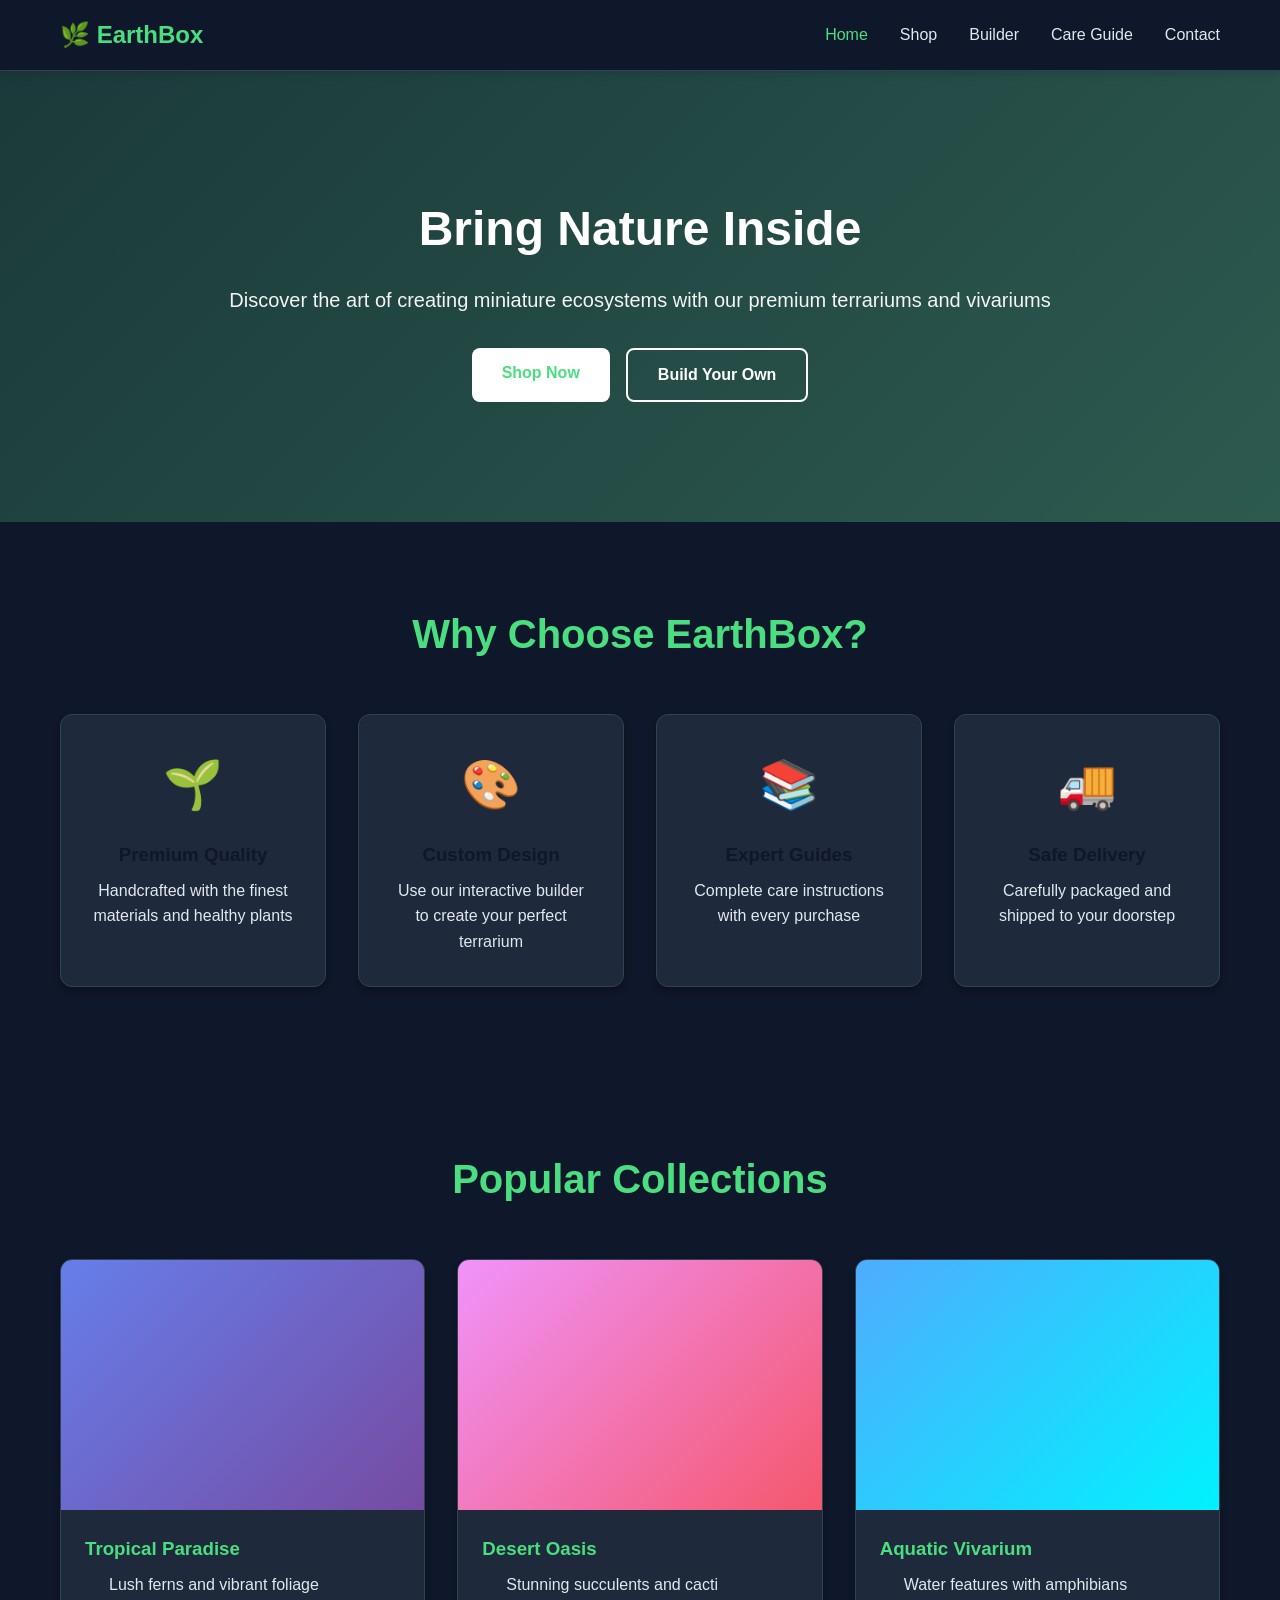
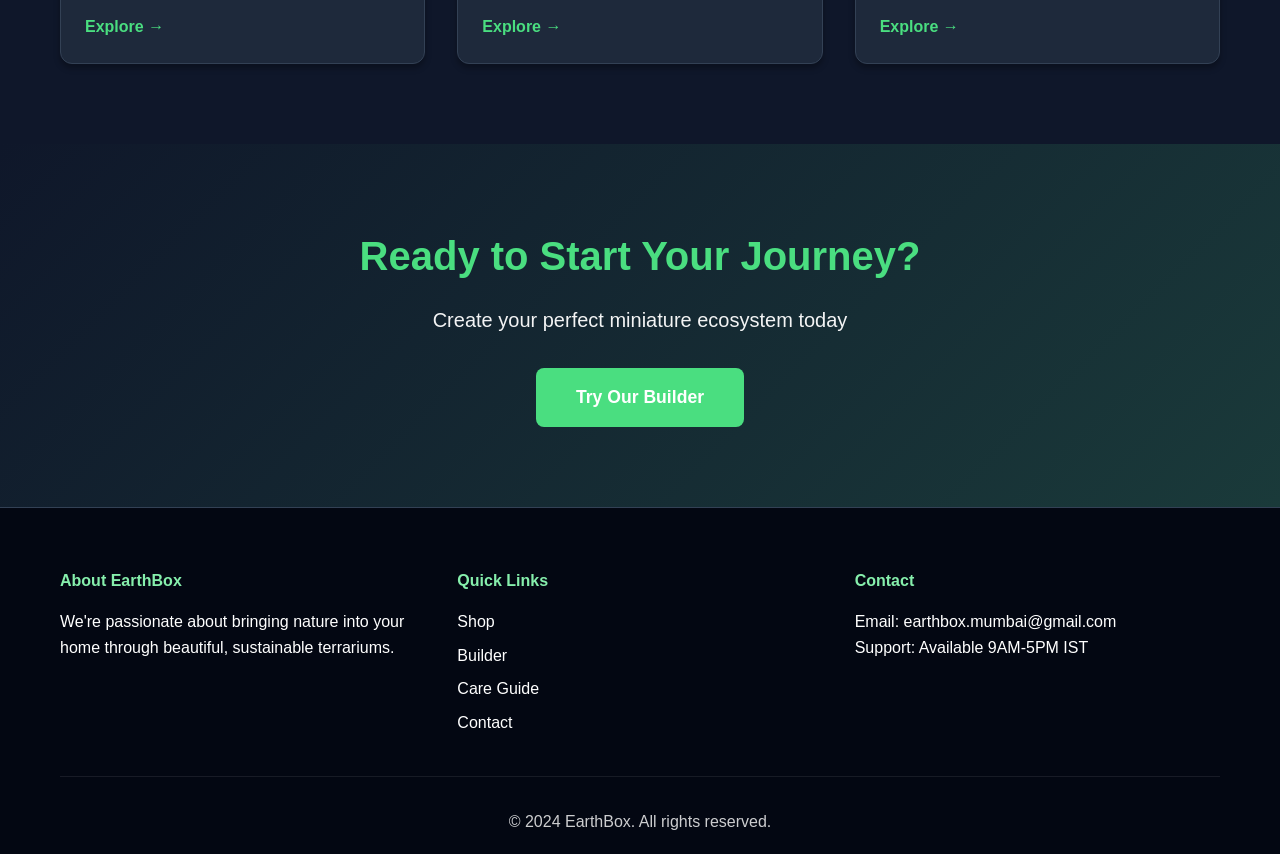
<file: index.html>
<!DOCTYPE html>
<html lang="en">
<head>
    <meta charset="UTF-8">
    <meta name="viewport" content="width=device-width, initial-scale=1.0">
    <title>EarthBox - Premium Terrariums & Vivariums</title>
    <link rel="stylesheet" href="css/styles.css">
</head>
<body>
    <nav class="navbar">
        <div class="nav-container">
            <div class="logo">🌿 EarthBox</div>
            <ul class="nav-menu">
                <li><a href="index.html" class="nav-link active">Home</a></li>
                <li><a href="shop.html" class="nav-link">Shop</a></li>
                <li><a href="builder.html" class="nav-link">Builder</a></li>
                <li><a href="care-guide.html" class="nav-link">Care Guide</a></li>
                <li><a href="contact.html" class="nav-link">Contact</a></li>
            </ul>
            <div class="hamburger">
                <span class="bar"></span>
                <span class="bar"></span>
                <span class="bar"></span>
            </div>
        </div>
    </nav>

    <header class="hero">
        <div class="hero-content">
            <h1>Bring Nature Inside</h1>
            <p>Discover the art of creating miniature ecosystems with our premium terrariums and vivariums</p>
            <div class="hero-buttons">
                <a href="shop.html" class="btn btn-primary">Shop Now</a>
                <a href="builder.html" class="btn btn-secondary">Build Your Own</a>
            </div>
        </div>
    </header>

    <section class="features">
        <div class="container">
            <h2>Why Choose EarthBox?</h2>
            <div class="features-grid">
                <div class="feature-card">
                    <div class="feature-icon">🌱</div>
                    <h3>Premium Quality</h3>
                    <p>Handcrafted with the finest materials and healthy plants</p>
                </div>
                <div class="feature-card">
                    <div class="feature-icon">🎨</div>
                    <h3>Custom Design</h3>
                    <p>Use our interactive builder to create your perfect terrarium</p>
                </div>
                <div class="feature-card">
                    <div class="feature-icon">📚</div>
                    <h3>Expert Guides</h3>
                    <p>Complete care instructions with every purchase</p>
                </div>
                <div class="feature-card">
                    <div class="feature-icon">🚚</div>
                    <h3>Safe Delivery</h3>
                    <p>Carefully packaged and shipped to your doorstep</p>
                </div>
            </div>
        </div>
    </section>

    <section class="showcase">
        <div class="container">
            <h2>Popular Collections</h2>
            <div class="showcase-grid">
                <div class="showcase-item">
                    <div class="showcase-image" style="background: linear-gradient(135deg, #667eea 0%, #764ba2 100%);"></div>
                    <h3>Tropical Paradise</h3>
                    <p>Lush ferns and vibrant foliage</p>
                    <a href="shop.html#tropical" class="btn btn-text">Explore →</a>
                </div>
                <div class="showcase-item">
                    <div class="showcase-image" style="background: linear-gradient(135deg, #f093fb 0%, #f5576c 100%);"></div>
                    <h3>Desert Oasis</h3>
                    <p>Stunning succulents and cacti</p>
                    <a href="shop.html#desert" class="btn btn-text">Explore →</a>
                </div>
                <div class="showcase-item">
                    <div class="showcase-image" style="background: linear-gradient(135deg, #4facfe 0%, #00f2fe 100%);"></div>
                    <h3>Aquatic Vivarium</h3>
                    <p>Water features with amphibians</p>
                    <a href="shop.html#aquatic" class="btn btn-text">Explore →</a>
                </div>
            </div>
        </div>
    </section>

    <section class="cta">
        <div class="container">
            <h2>Ready to Start Your Journey?</h2>
            <p>Create your perfect miniature ecosystem today</p>
            <a href="builder.html" class="btn btn-primary-large">Try Our Builder</a>
        </div>
    </section>

    <footer>
        <div class="container">
            <div class="footer-content">
                <div class="footer-section">
                    <h4>About EarthBox</h4>
                    <p>We're passionate about bringing nature into your home through beautiful, sustainable terrariums.</p>
                </div>
                <div class="footer-section">
                    <h4>Quick Links</h4>
                    <ul>
                        <li><a href="shop.html">Shop</a></li>
                        <li><a href="builder.html">Builder</a></li>
                        <li><a href="care-guide.html">Care Guide</a></li>
                        <li><a href="contact.html">Contact</a></li>
                    </ul>
                </div>
                <div class="footer-section">
                    <h4>Contact</h4>
                    <p>Email: earthbox.mumbai@gmail.com</p>
                    <p>Support: Available 9AM-5PM IST</p>
                </div>
            </div>
            <div class="footer-bottom">
                <p>&copy; 2024 EarthBox. All rights reserved.</p>
            </div>
        </div>
    </footer>

    <script src="js/script.js"></script>
</body>
</html>
</file>
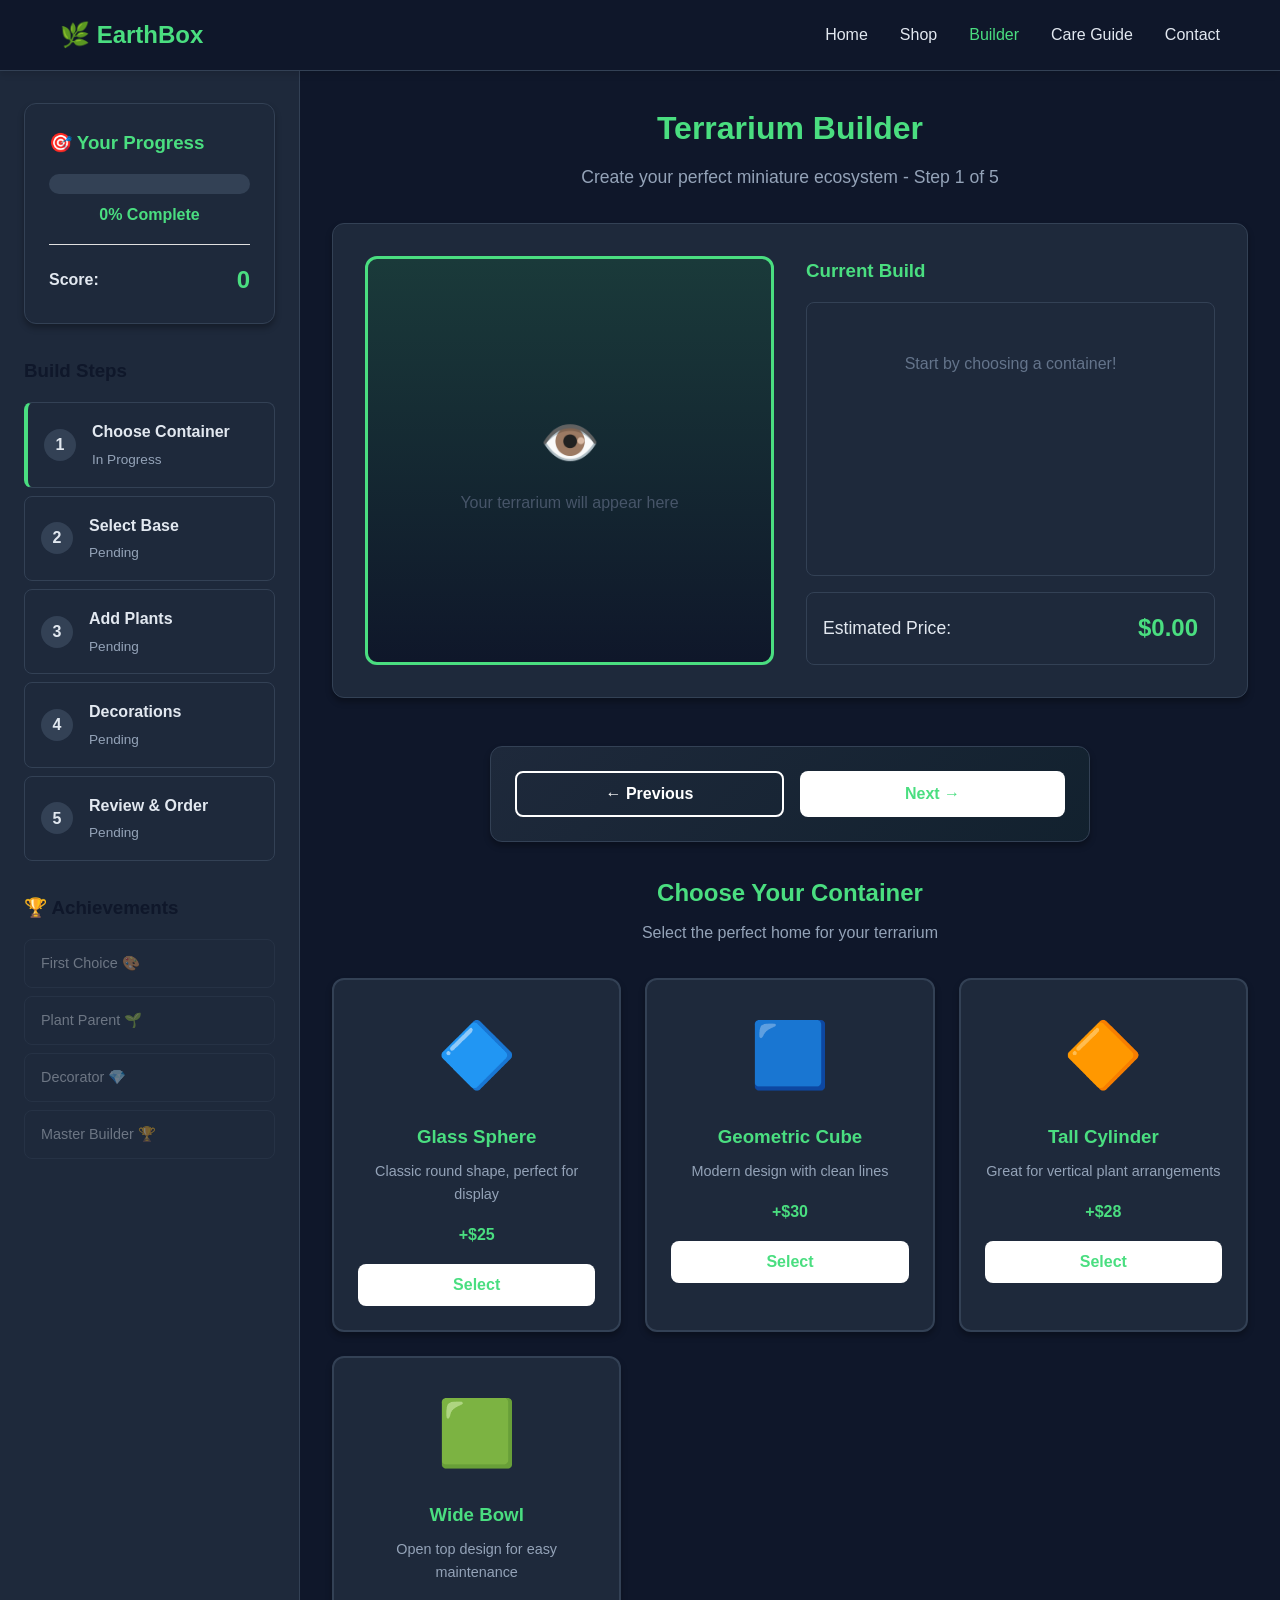
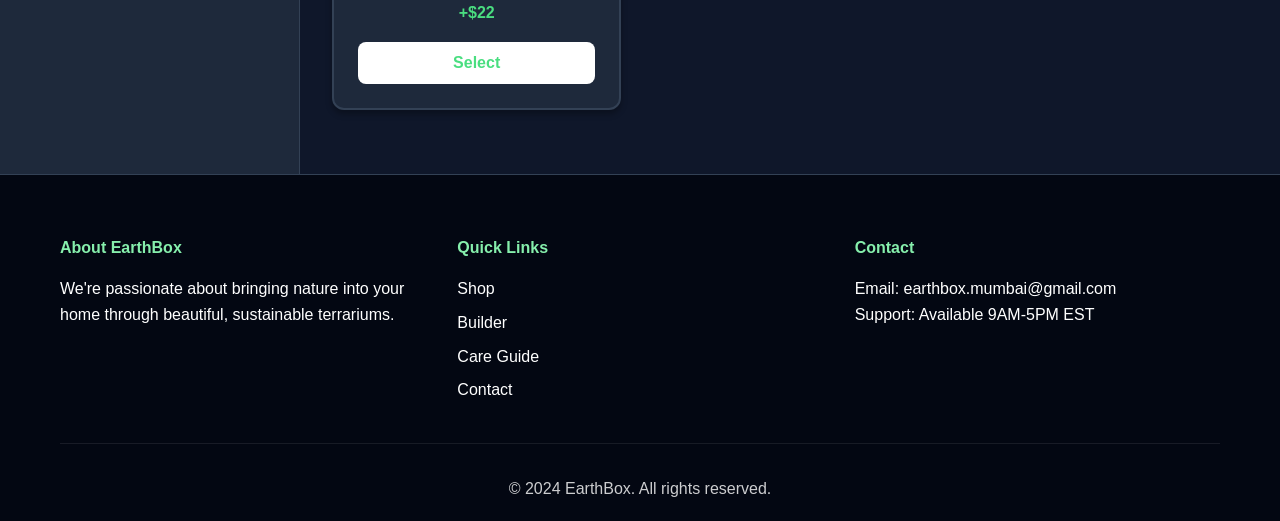
<file: builder.html>
<!DOCTYPE html>
<html lang="en">
<head>
    <meta charset="UTF-8">
    <meta name="viewport" content="width=device-width, initial-scale=1.0">
    <title>Terrarium Builder - EarthBox</title>
    <link rel="stylesheet" href="css/styles.css">
    <link rel="stylesheet" href="css/builder.css">
</head>
<body>
    <nav class="navbar">
        <div class="nav-container">
            <div class="logo">🌿 EarthBox</div>
            <ul class="nav-menu">
                <li><a href="index.html" class="nav-link">Home</a></li>
                <li><a href="shop.html" class="nav-link">Shop</a></li>
                <li><a href="builder.html" class="nav-link active">Builder</a></li>
                <li><a href="care-guide.html" class="nav-link">Care Guide</a></li>
                <li><a href="contact.html" class="nav-link">Contact</a></li>
            </ul>
            <div class="hamburger">
                <span class="bar"></span>
                <span class="bar"></span>
                <span class="bar"></span>
            </div>
        </div>
    </nav>

    <div class="builder-container">
        <div class="builder-sidebar">
            <div class="progress-section">
                <h3>🎯 Your Progress</h3>
                <div class="progress-bar">
                    <div class="progress-fill" id="progress-fill"></div>
                </div>
                <p class="progress-text"><span id="progress-percent">0</span>% Complete</p>
                <div class="score-display">
                    <span class="score-label">Score:</span>
                    <span class="score-value" id="score">0</span>
                </div>
            </div>

            <div class="steps-section">
                <h3>Build Steps</h3>
                <div class="step" data-step="1">
                    <div class="step-number">1</div>
                    <div class="step-info">
                        <div class="step-title">Choose Container</div>
                        <div class="step-status">Pending</div>
                    </div>
                </div>
                <div class="step" data-step="2">
                    <div class="step-number">2</div>
                    <div class="step-info">
                        <div class="step-title">Select Base</div>
                        <div class="step-status">Pending</div>
                    </div>
                </div>
                <div class="step" data-step="3">
                    <div class="step-number">3</div>
                    <div class="step-info">
                        <div class="step-title">Add Plants</div>
                        <div class="step-status">Pending</div>
                    </div>
                </div>
                <div class="step" data-step="4">
                    <div class="step-number">4</div>
                    <div class="step-info">
                        <div class="step-title">Decorations</div>
                        <div class="step-status">Pending</div>
                    </div>
                </div>
                <div class="step" data-step="5">
                    <div class="step-number">5</div>
                    <div class="step-info">
                        <div class="step-title">Review & Order</div>
                        <div class="step-status">Pending</div>
                    </div>
                </div>
            </div>

            <div class="achievements">
                <h3>🏆 Achievements</h3>
                <div id="achievements-list">
                    <div class="achievement locked">First Choice 🎨</div>
                    <div class="achievement locked">Plant Parent 🌱</div>
                    <div class="achievement locked">Decorator 💎</div>
                    <div class="achievement locked">Master Builder 🏆</div>
                </div>
            </div>
        </div>

        <div class="builder-main">
            <div class="builder-header">
                <h1>Terrarium Builder</h1>
                <p>Create your perfect miniature ecosystem - Step <span id="current-step">1</span> of 5</p>
            </div>

            <div class="preview-section">
                <div class="terrarium-preview" id="terrarium-preview">
                    <div class="preview-row" id="container-row"></div>
                    <div class="preview-row" id="base-row"></div>
                    <div class="preview-row" id="plants-row"></div>
                    <div class="preview-row" id="decorations-row"></div>
                    <div class="preview-placeholder">
                        <span>👁️</span>
                        <p>Your terrarium will appear here</p>
                    </div>
                </div>
                <div class="preview-info">
                    <h3>Current Build</h3>
                    <div id="selection-summary">
                        <p class="empty-summary">Start by choosing a container!</p>
                    </div>
                    <div class="price-info">
                        <span>Estimated Price:</span>
                        <span class="price" id="total-price">$0.00</span>
                    </div>
                </div>
            </div>

            <div class="options-section">
                <div class="navigation-buttons navigation-top">
                    <button class="btn btn-secondary" id="prev-btn" onclick="previousStep()" disabled>← Previous</button>
                    <button class="btn btn-primary" id="next-btn" onclick="nextStep()" disabled>Next →</button>
                </div>

                <h2 id="options-title">Choose Your Container</h2>
                <p id="options-subtitle">Select the perfect home for your terrarium</p>
                
                <div class="options-grid" id="options-grid">
                    <!-- Step 1: Containers -->
                    <div class="option-card" data-step="1" data-id="sphere" data-name="Glass Sphere" data-price="25" data-emoji="🔷">
                        <div class="option-image">🔷</div>
                        <h3>Glass Sphere</h3>
                        <p>Classic round shape, perfect for display</p>
                        <span class="option-price">+$25</span>
                        <button class="btn btn-primary btn-select" onclick="selectOption('container', 'sphere', 'Glass Sphere', 25, '🔮')">Select</button>
                    </div>
                    <div class="option-card" data-step="1" data-id="cube" data-name="Geometric Cube" data-price="30" data-emoji="🟦">
                        <div class="option-image">🟦</div>
                        <h3>Geometric Cube</h3>
                        <p>Modern design with clean lines</p>
                        <span class="option-price">+$30</span>
                        <button class="btn btn-primary btn-select" onclick="selectOption('container', 'cube', 'Geometric Cube', 30, '📦')">Select</button>
                    </div>
                    <div class="option-card" data-step="1" data-id="cylinder" data-name="Tall Cylinder" data-price="28" data-emoji="🔶">
                        <div class="option-image">🔶</div>
                        <h3>Tall Cylinder</h3>
                        <p>Great for vertical plant arrangements</p>
                        <span class="option-price">+$28</span>
                        <button class="btn btn-primary btn-select" onclick="selectOption('container', 'cylinder', 'Tall Cylinder', 28, '🔶')">Select</button>
                    </div>
                    <div class="option-card" data-step="1" data-id="bowl" data-name="Wide Bowl" data-price="22" data-emoji="🟩">
                        <div class="option-image">🟩</div>
                        <h3>Wide Bowl</h3>
                        <p>Open top design for easy maintenance</p>
                        <span class="option-price">+$22</span>
                        <button class="btn btn-primary btn-select" onclick="selectOption('container', 'bowl', 'Wide Bowl', 22, '🟩')">Select</button>
                    </div>
                </div>
            </div>
        </div>
    </div>

    <footer>
        <div class="container">
            <div class="footer-content">
                <div class="footer-section">
                    <h4>About EarthBox</h4>
                    <p>We're passionate about bringing nature into your home through beautiful, sustainable terrariums.</p>
                </div>
                <div class="footer-section">
                    <h4>Quick Links</h4>
                    <ul>
                        <li><a href="shop.html">Shop</a></li>
                        <li><a href="builder.html">Builder</a></li>
                        <li><a href="care-guide.html">Care Guide</a></li>
                        <li><a href="contact.html">Contact</a></li>
                    </ul>
                </div>
                <div class="footer-section">
                    <h4>Contact</h4>
                    <p>Email: earthbox.mumbai@gmail.com</p>
                    <p>Support: Available 9AM-5PM EST</p>
                </div>
            </div>
            <div class="footer-bottom">
                <p>&copy; 2024 EarthBox. All rights reserved.</p>
            </div>
        </div>
    </footer>

    <div id="completion-modal" class="modal">
        <div class="modal-content">
            <h2>🎉 Congratulations!</h2>
            <p>You've completed your custom terrarium design!</p>
            <div class="final-score">
                <span>Final Score:</span>
                <span id="final-score">0</span>
            </div>
            <div class="modal-summary" id="modal-summary"></div>
            <div class="modal-price">
                <span>Total Price:</span>
                <span id="modal-price">$0.00</span>
            </div>
            <div class="modal-buttons">
                <button class="btn btn-primary" onclick="orderTerrarium()">Order Now</button>
                <button class="btn btn-secondary" onclick="closeModal()">Start Over</button>
            </div>
        </div>
    </div>

    <script src="js/script.js"></script>
    <script src="js/builder.js"></script>
</body>
</html>
</file>
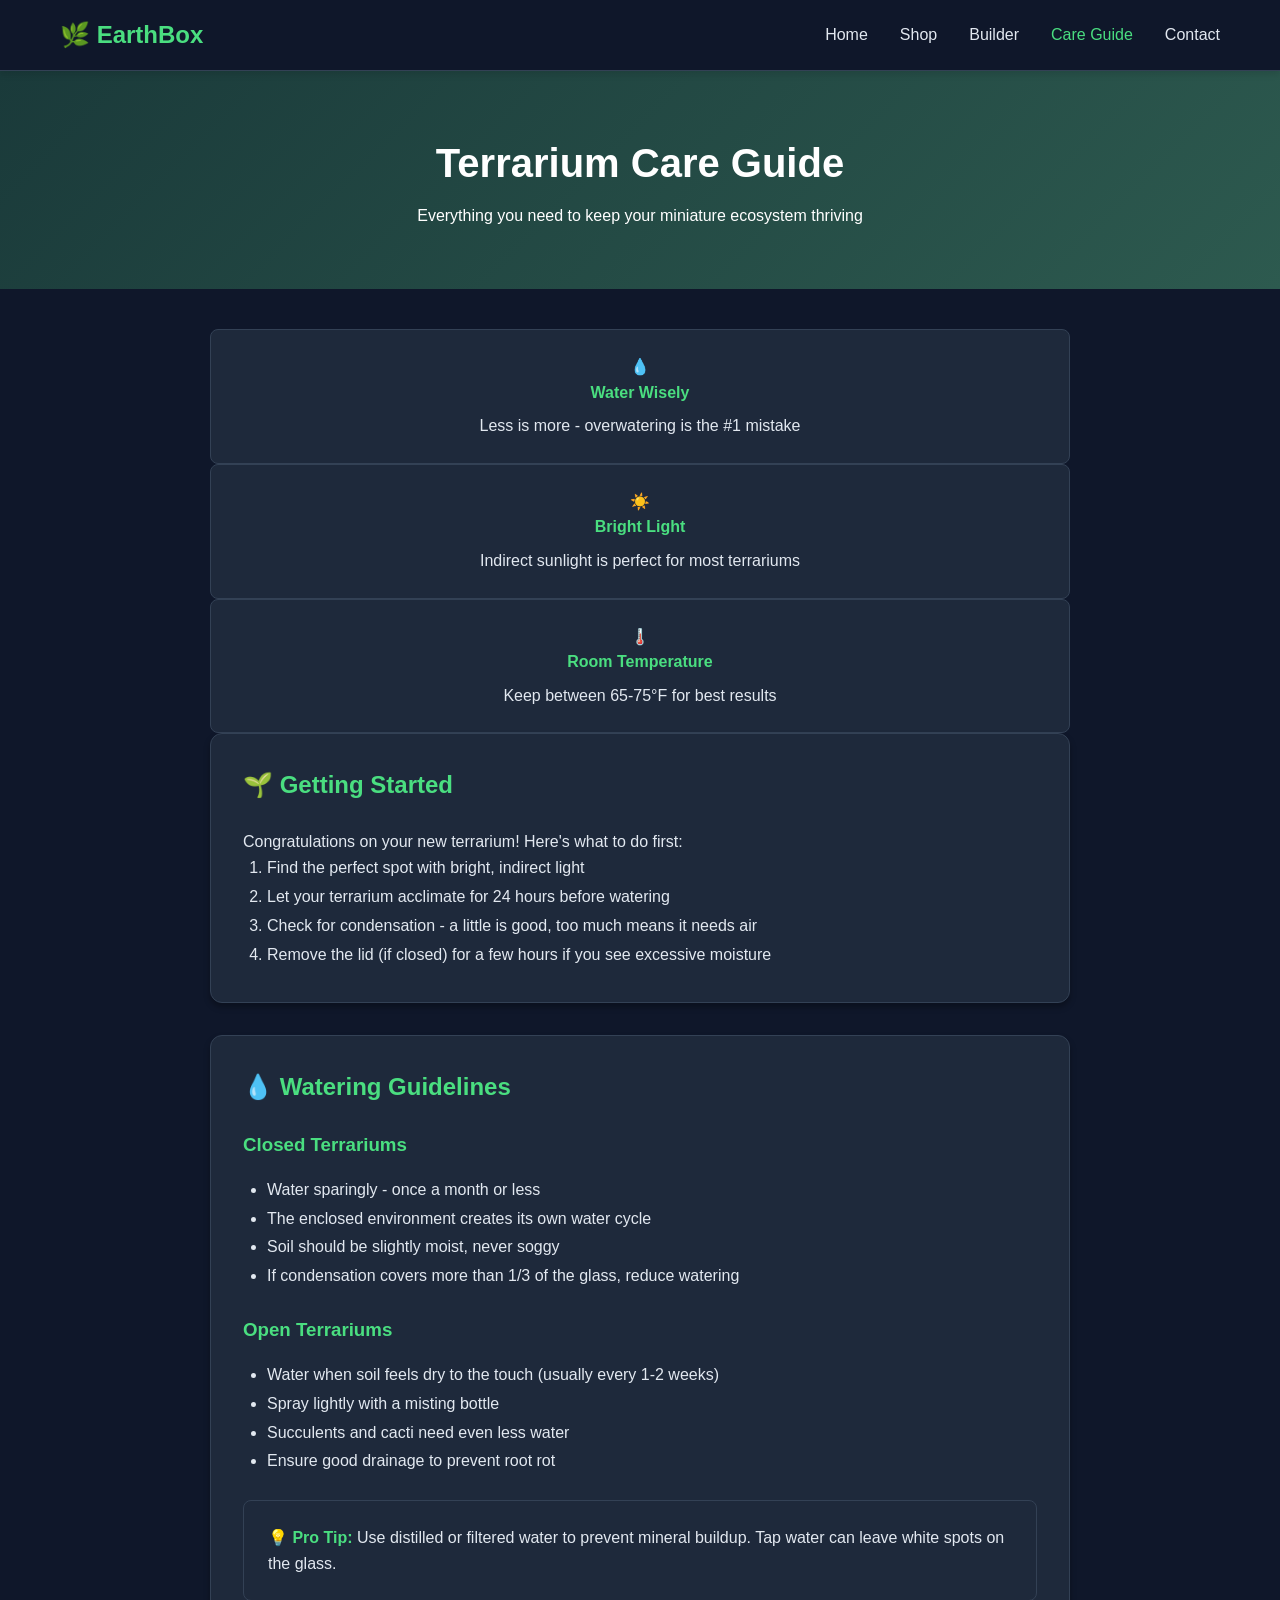
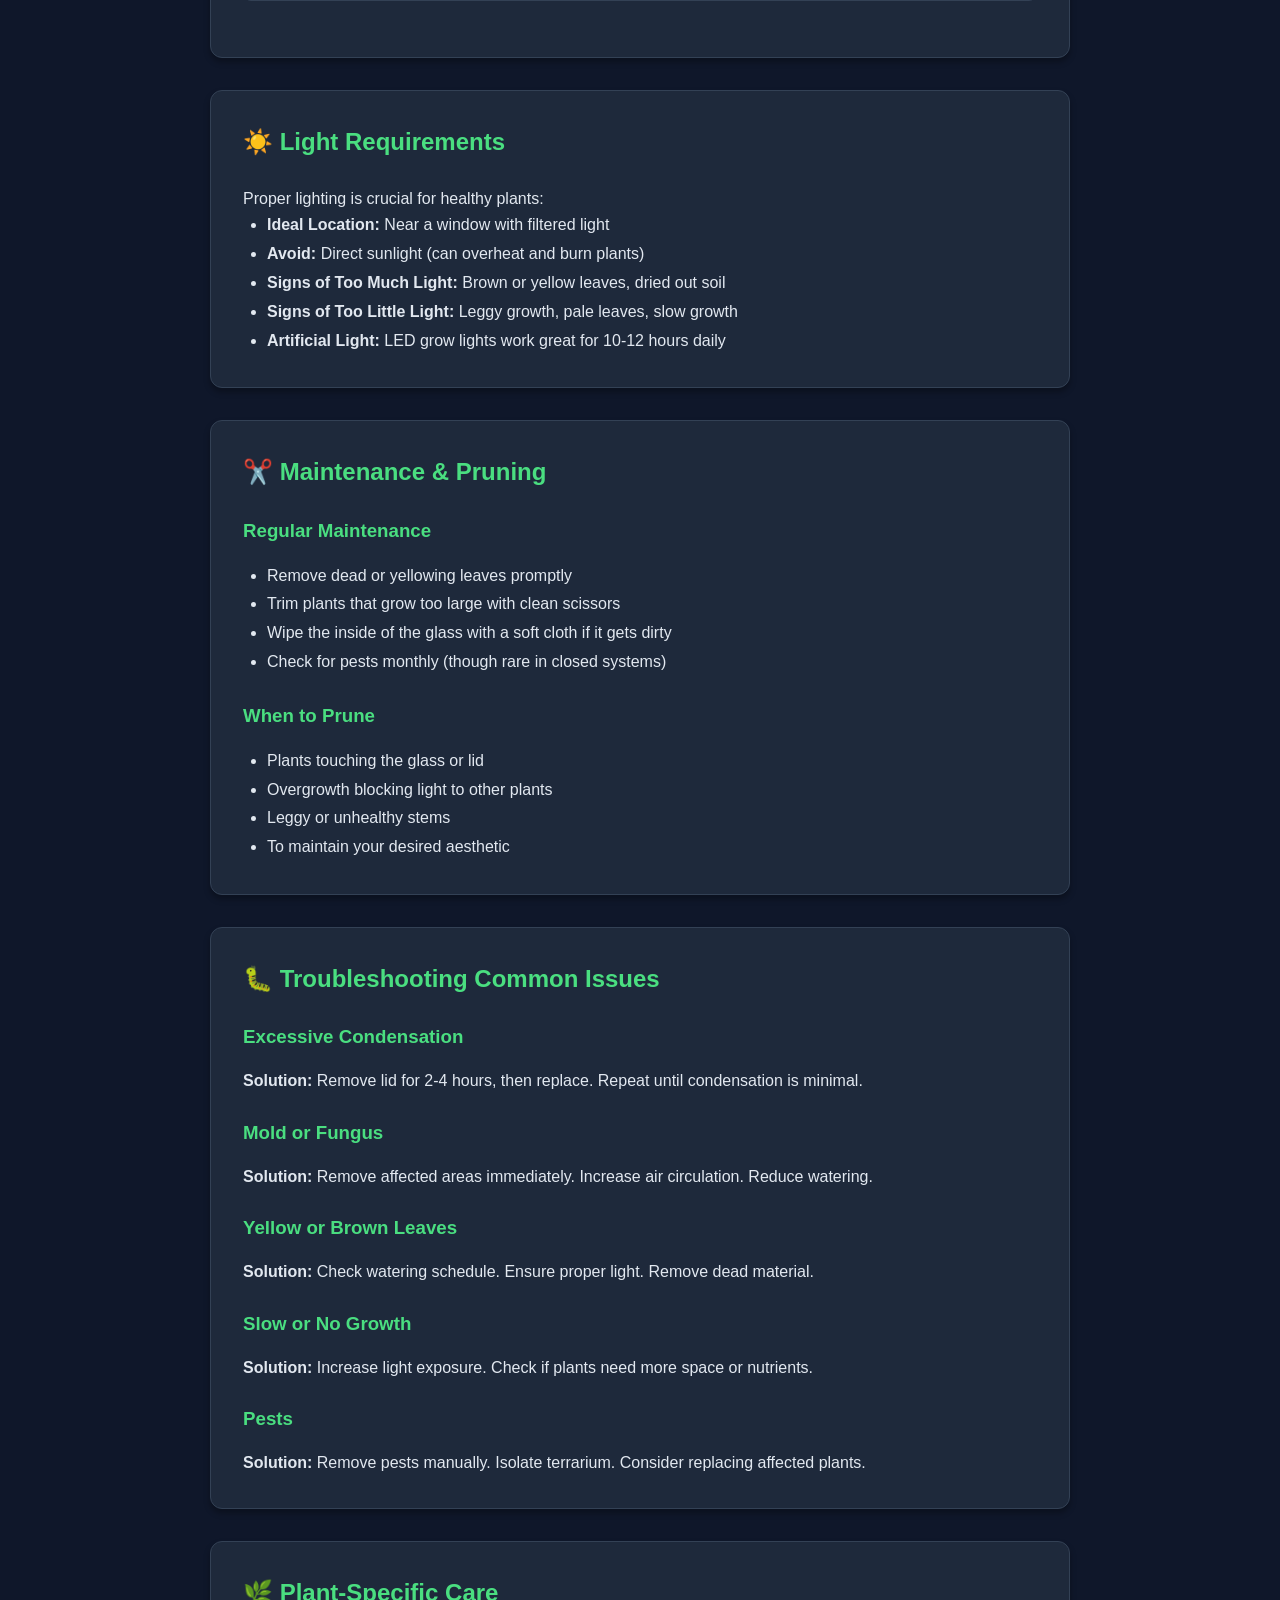
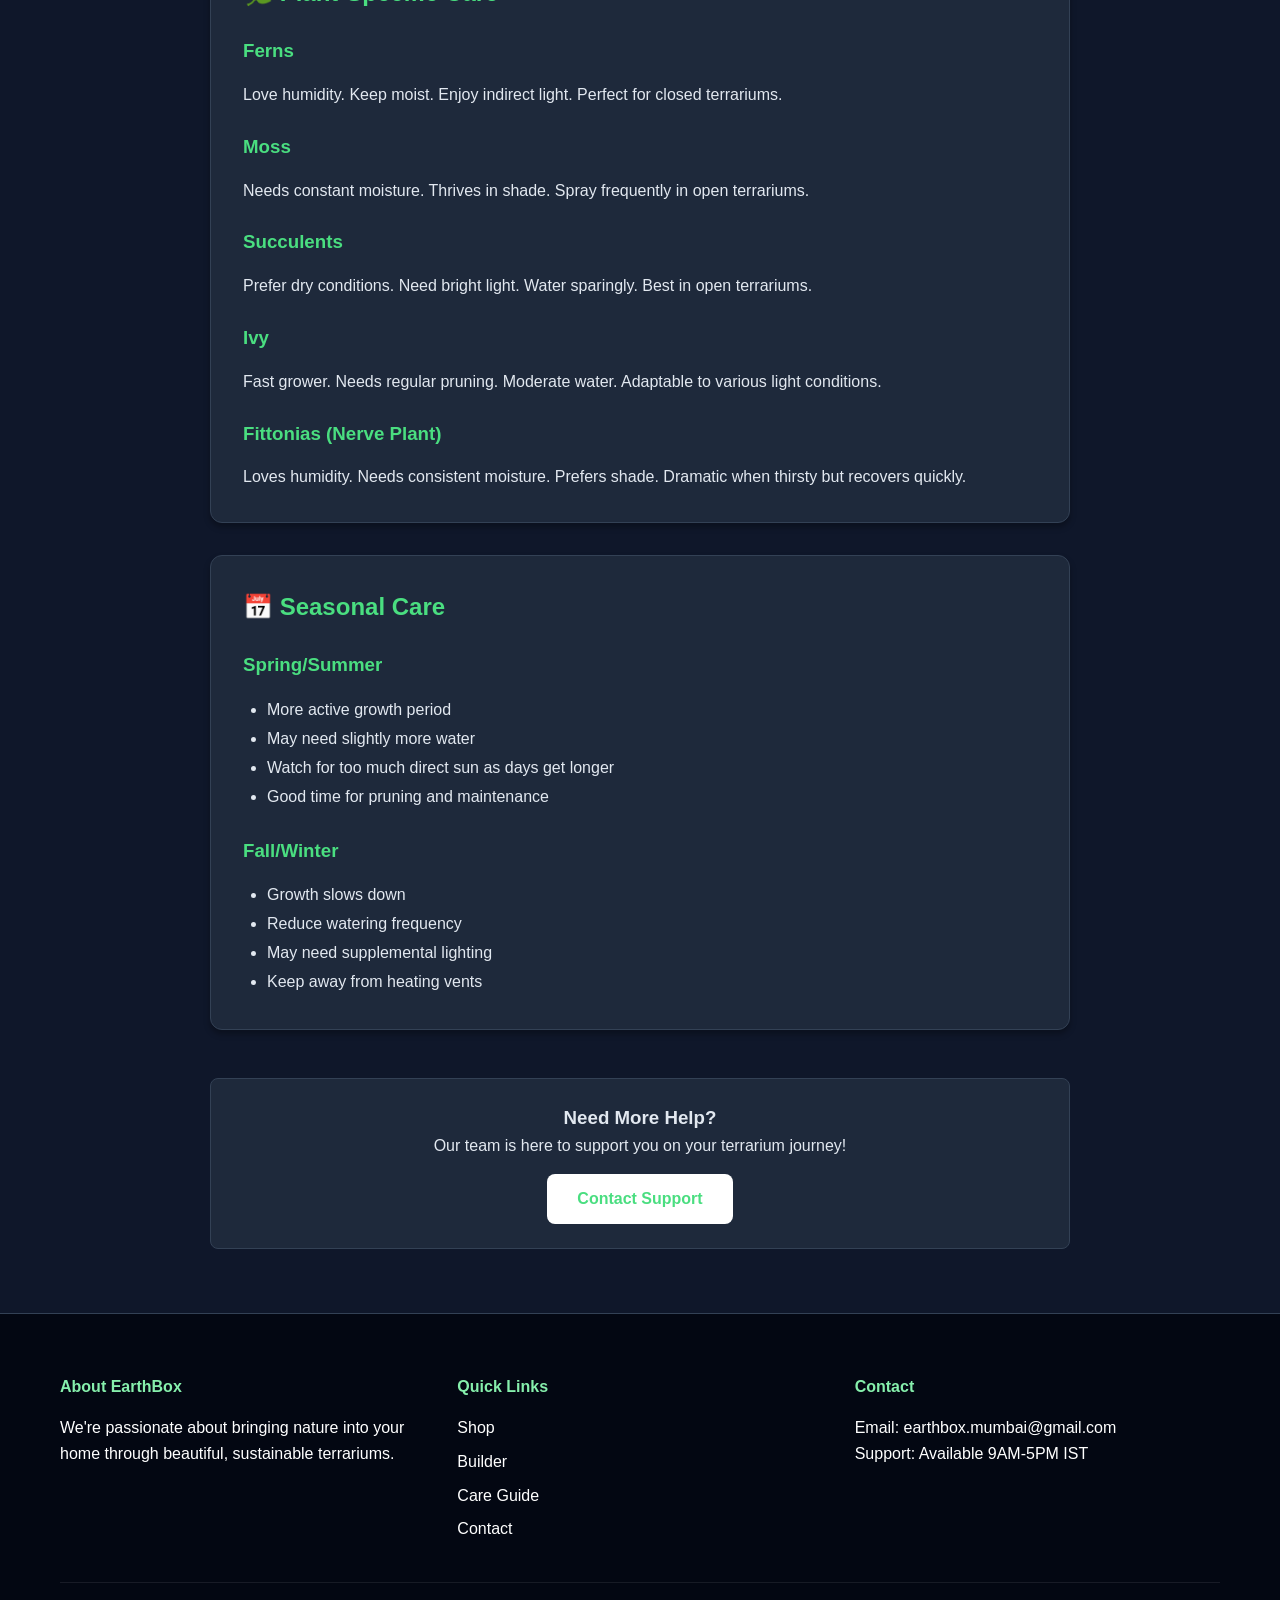
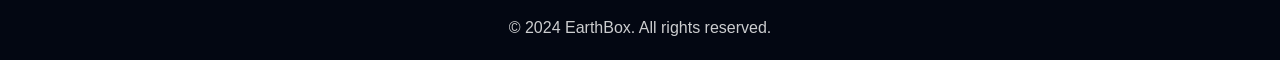
<file: care-guide.html>
<!DOCTYPE html>
<html lang="en">
<head>
    <meta charset="UTF-8">
    <meta name="viewport" content="width=device-width, initial-scale=1.0">
    <title>Care Guide - EarthBox</title>
    <link rel="stylesheet" href="css/styles.css">
    <style>
        body {
            background-color: var(--dark-color);
        }

        .care-guide-header {
            background: linear-gradient(135deg, #1a3a3a 0%, #2d5a4f 100%);
            color: white;
            padding: 60px 20px;
            text-align: center;
        }

        .care-guide-header h1 {
            font-size: 2.5rem;
            margin-bottom: 0.5rem;
        }

        .care-content {
            max-width: 900px;
            margin: 0 auto;
            padding: 40px 20px;
            background-color: var(--dark-color);
        }

        .care-section {
            background: var(--card-bg);
            padding: 2rem;
            margin-bottom: 2rem;
            border-radius: 12px;
            box-shadow: var(--shadow);
            border: 1px solid var(--border-color);
        }

        .care-section h2 {
            color: var(--primary-color);
            margin-bottom: 1.5rem;
            display: flex;
            align-items: center;
            gap: 0.5rem;
        }

        .care-section h3 {
            color: var(--primary-color);
            margin: 1.5rem 0 1rem;
        }

        .care-section p, .care-section li {
            color: var(--text-color);
        }

        .care-section ul, .care-section ol {
            margin-left: 1.5rem;
            line-height: 1.8;
        }
        .tip-box {
            background: var(--light-color);
            padding: 1.5rem;
            border-radius: 8px;
            border-left: 4px solid var(--primary-color);
            margin: 1.5rem 0;
            border: 1px solid var(--border-color);
            color: var(--text-color);
        }

        .tip-box strong {
            color: var(--primary-color);
        }   margin: 1.5rem 0;
        }

        .tip-box strong {
            color: var(--primary-color);
        }

        .quick-tip-card {
            background: var(--card-bg);
            padding: 1.5rem;
            border-radius: 8px;
            text-align: center;
            border: 1px solid var(--border-color);
            color: var(--text-color);
            transition: all 0.3s;
        }

        .quick-tip-card:hover {
            border-color: var(--primary-color);
            background: linear-gradient(135deg, var(--card-bg) 0%, rgba(74, 222, 128, 0.05) 100%);
        }

        .quick-tip-card h4 {
            color: var(--primary-color);
            margin-bottom: 0.5rem;
        }   font-size: 2.5rem;
            margin-bottom: 1rem;
        }

        .quick-tip-card h4 {
            color: var(--dark-color);
            margin-bottom: 0.5rem;
        }
    </style>
</head>
<body>
    <nav class="navbar">
        <div class="nav-container">
            <div class="logo">🌿 EarthBox</div>
            <ul class="nav-menu">
                <li><a href="index.html" class="nav-link">Home</a></li>
                <li><a href="shop.html" class="nav-link">Shop</a></li>
                <li><a href="builder.html" class="nav-link">Builder</a></li>
                <li><a href="care-guide.html" class="nav-link active">Care Guide</a></li>
                <li><a href="contact.html" class="nav-link">Contact</a></li>
            </ul>
            <div class="hamburger">
                <span class="bar"></span>
                <span class="bar"></span>
                <span class="bar"></span>
            </div>
        </div>
    </nav>

    <div class="care-guide-header">
        <h1>Terrarium Care Guide</h1>
        <p>Everything you need to keep your miniature ecosystem thriving</p>
    </div>

    <div class="care-content">
        <div class="quick-tips">
            <div class="quick-tip-card">
                <div class="icon">💧</div>
                <h4>Water Wisely</h4>
                <p>Less is more - overwatering is the #1 mistake</p>
            </div>
            <div class="quick-tip-card">
                <div class="icon">☀️</div>
                <h4>Bright Light</h4>
                <p>Indirect sunlight is perfect for most terrariums</p>
            </div>
            <div class="quick-tip-card">
                <div class="icon">🌡️</div>
                <h4>Room Temperature</h4>
                <p>Keep between 65-75°F for best results</p>
            </div>
        </div>

        <div class="care-section">
            <h2>🌱 Getting Started</h2>
            <p>Congratulations on your new terrarium! Here's what to do first:</p>
            <ol>
                <li>Find the perfect spot with bright, indirect light</li>
                <li>Let your terrarium acclimate for 24 hours before watering</li>
                <li>Check for condensation - a little is good, too much means it needs air</li>
                <li>Remove the lid (if closed) for a few hours if you see excessive moisture</li>
            </ol>
        </div>

        <div class="care-section">
            <h2>💧 Watering Guidelines</h2>
            
            <h3>Closed Terrariums</h3>
            <ul>
                <li>Water sparingly - once a month or less</li>
                <li>The enclosed environment creates its own water cycle</li>
                <li>Soil should be slightly moist, never soggy</li>
                <li>If condensation covers more than 1/3 of the glass, reduce watering</li>
            </ul>

            <h3>Open Terrariums</h3>
            <ul>
                <li>Water when soil feels dry to the touch (usually every 1-2 weeks)</li>
                <li>Spray lightly with a misting bottle</li>
                <li>Succulents and cacti need even less water</li>
                <li>Ensure good drainage to prevent root rot</li>
            </ul>

            <div class="tip-box">
                <strong>💡 Pro Tip:</strong> Use distilled or filtered water to prevent mineral buildup. Tap water can leave white spots on the glass.
            </div>
        </div>

        <div class="care-section">
            <h2>☀️ Light Requirements</h2>
            <p>Proper lighting is crucial for healthy plants:</p>
            <ul>
                <li><strong>Ideal Location:</strong> Near a window with filtered light</li>
                <li><strong>Avoid:</strong> Direct sunlight (can overheat and burn plants)</li>
                <li><strong>Signs of Too Much Light:</strong> Brown or yellow leaves, dried out soil</li>
                <li><strong>Signs of Too Little Light:</strong> Leggy growth, pale leaves, slow growth</li>
                <li><strong>Artificial Light:</strong> LED grow lights work great for 10-12 hours daily</li>
            </ul>
        </div>

        <div class="care-section">
            <h2>✂️ Maintenance & Pruning</h2>
            
            <h3>Regular Maintenance</h3>
            <ul>
                <li>Remove dead or yellowing leaves promptly</li>
                <li>Trim plants that grow too large with clean scissors</li>
                <li>Wipe the inside of the glass with a soft cloth if it gets dirty</li>
                <li>Check for pests monthly (though rare in closed systems)</li>
            </ul>

            <h3>When to Prune</h3>
            <ul>
                <li>Plants touching the glass or lid</li>
                <li>Overgrowth blocking light to other plants</li>
                <li>Leggy or unhealthy stems</li>
                <li>To maintain your desired aesthetic</li>
            </ul>
        </div>

        <div class="care-section">
            <h2>🐛 Troubleshooting Common Issues</h2>
            
            <h3>Excessive Condensation</h3>
            <p><strong>Solution:</strong> Remove lid for 2-4 hours, then replace. Repeat until condensation is minimal.</p>

            <h3>Mold or Fungus</h3>
            <p><strong>Solution:</strong> Remove affected areas immediately. Increase air circulation. Reduce watering.</p>

            <h3>Yellow or Brown Leaves</h3>
            <p><strong>Solution:</strong> Check watering schedule. Ensure proper light. Remove dead material.</p>

            <h3>Slow or No Growth</h3>
            <p><strong>Solution:</strong> Increase light exposure. Check if plants need more space or nutrients.</p>

            <h3>Pests</h3>
            <p><strong>Solution:</strong> Remove pests manually. Isolate terrarium. Consider replacing affected plants.</p>
        </div>

        <div class="care-section">
            <h2>🌿 Plant-Specific Care</h2>
            
            <h3>Ferns</h3>
            <p>Love humidity. Keep moist. Enjoy indirect light. Perfect for closed terrariums.</p>

            <h3>Moss</h3>
            <p>Needs constant moisture. Thrives in shade. Spray frequently in open terrariums.</p>

            <h3>Succulents</h3>
            <p>Prefer dry conditions. Need bright light. Water sparingly. Best in open terrariums.</p>

            <h3>Ivy</h3>
            <p>Fast grower. Needs regular pruning. Moderate water. Adaptable to various light conditions.</p>

            <h3>Fittonias (Nerve Plant)</h3>
            <p>Loves humidity. Needs consistent moisture. Prefers shade. Dramatic when thirsty but recovers quickly.</p>
        </div>

        <div class="care-section">
            <h2>📅 Seasonal Care</h2>
            
            <h3>Spring/Summer</h3>
            <ul>
                <li>More active growth period</li>
                <li>May need slightly more water</li>
                <li>Watch for too much direct sun as days get longer</li>
                <li>Good time for pruning and maintenance</li>
            </ul>

            <h3>Fall/Winter</h3>
            <ul>
                <li>Growth slows down</li>
                <li>Reduce watering frequency</li>
                <li>May need supplemental lighting</li>
                <li>Keep away from heating vents</li>
            </ul>
        </div>

        <div class="tip-box" style="text-align: center; margin-top: 3rem;">
            <h3>Need More Help?</h3>
            <p>Our team is here to support you on your terrarium journey!</p>
            <a href="contact.html" class="btn btn-primary" style="margin-top: 1rem;">Contact Support</a>
        </div>
    </div>

    <footer>
        <div class="container">
            <div class="footer-content">
                <div class="footer-section">
                    <h4>About EarthBox</h4>
                    <p>We're passionate about bringing nature into your home through beautiful, sustainable terrariums.</p>
                </div>
                <div class="footer-section">
                    <h4>Quick Links</h4>
                    <ul>
                        <li><a href="shop.html">Shop</a></li>
                        <li><a href="builder.html">Builder</a></li>
                        <li><a href="care-guide.html">Care Guide</a></li>
                        <li><a href="contact.html">Contact</a></li>
                    </ul>
                </div>
                <div class="footer-section">
                    <h4>Contact</h4>
                    <p>Email: earthbox.mumbai@gmail.com</p>
                    <p>Support: Available 9AM-5PM IST</p>
                </div>
            </div>
            <div class="footer-bottom">
                <p>&copy; 2024 EarthBox. All rights reserved.</p>
            </div>
        </div>
    </footer>

    <script src="js/script.js"></script>
</body>
</html>
</file>
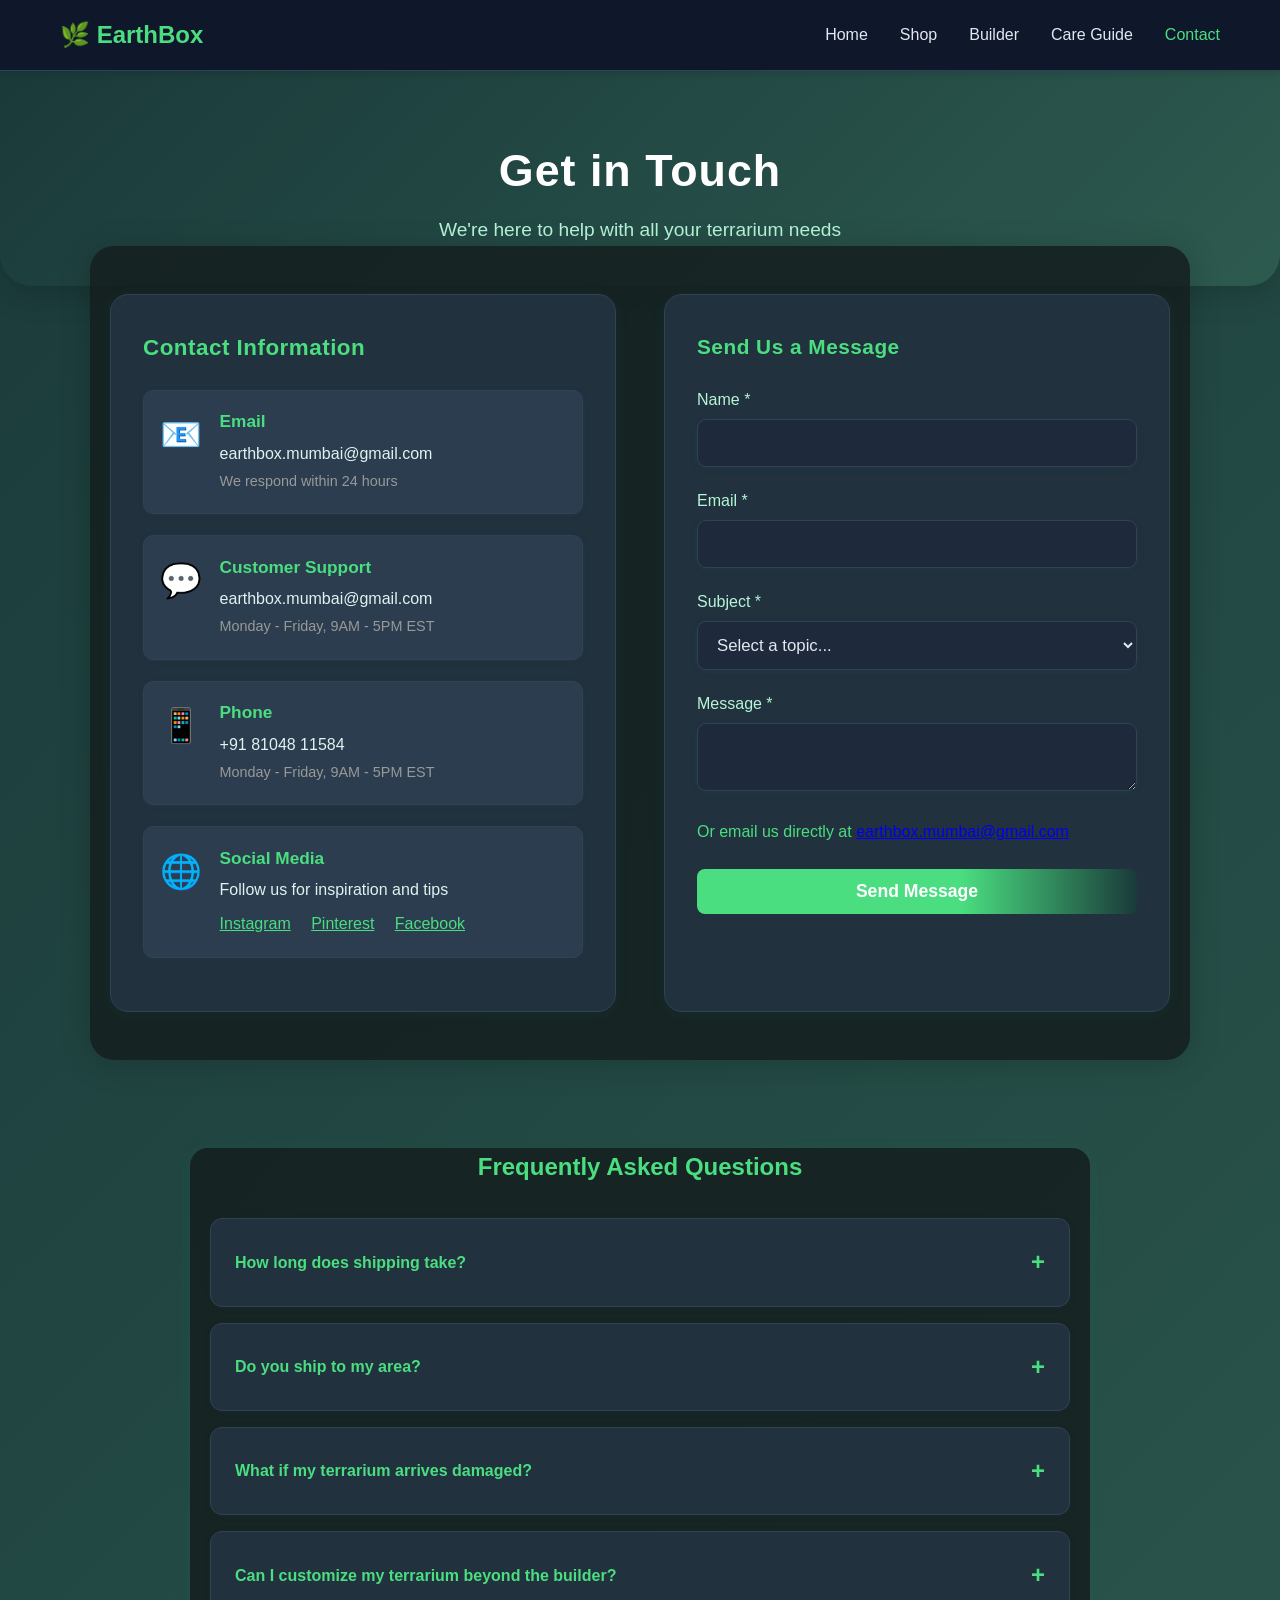
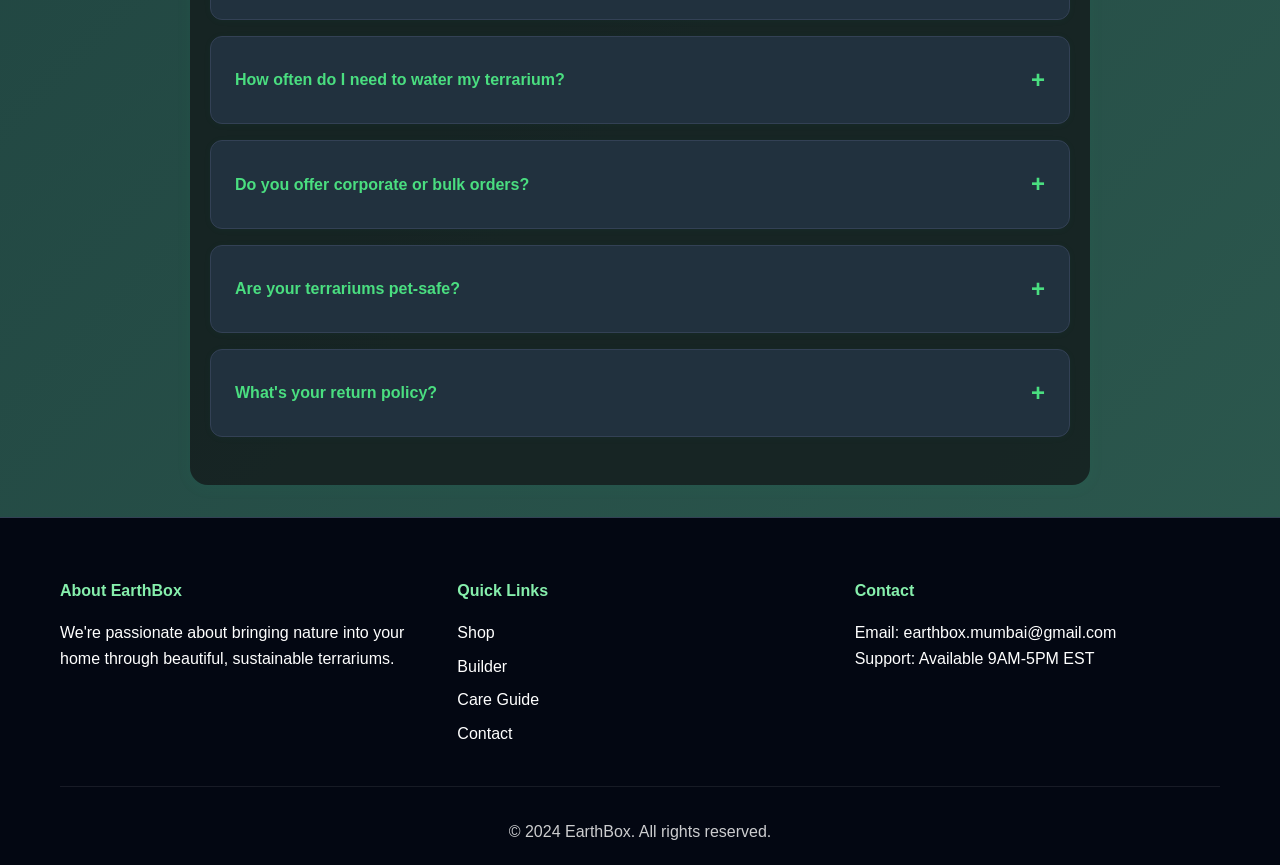
<file: contact.html>
<!DOCTYPE html>
<html lang="en">
<head>
    <meta charset="UTF-8">
    <meta name="viewport" content="width=device-width, initial-scale=1.0">
    <title>Contact Us - EarthBox</title>
    <link rel="stylesheet" href="css/styles.css">
    <style>
        body {
            background: linear-gradient(135deg, #1a3a3a 0%, #2d5a4f 100%);
            min-height: 100vh;
        }

        .contact-header {
            background: linear-gradient(135deg, #1a3a3a 0%, #2d5a4f 100%);
            color: #fff;
            padding: 64px 20px 40px 20px;
            text-align: center;
            border-radius: 0 0 32px 32px;
            box-shadow: 0 8px 32px 0 rgba(0,0,0,0.18);
        }
        .contact-header h1 {
            font-size: 2.8rem;
            margin-bottom: 0.5rem;
            letter-spacing: 1px;
        }
        .contact-header p {
            color: #b6f5d8;
            font-size: 1.2rem;
        }

        .contact-container {
            max-width: 1100px;
            margin: 0 auto;
            padding: 48px 20px;
            display: flex;
            gap: 2.5rem;
            background: rgba(20, 30, 30, 0.85);
            border-radius: 24px;
            box-shadow: 0 4px 32px 0 rgba(0,0,0,0.18);
            position: relative;
            top: -40px;
        }
        .contact-info, .contact-form {
            flex: 1 1 0;
            background: rgba(34, 49, 63, 0.98);
            padding: 2.2rem 2rem 2rem 2rem;
            border-radius: 18px;
            box-shadow: 0 2px 16px 0 rgba(16, 185, 129, 0.07);
            border: 1.5px solid var(--border-color);
        }
        .contact-info {
            margin-right: 0.5rem;
        }
        .contact-info h2 {
            color: var(--primary-color);
            margin-bottom: 1.5rem;
            font-size: 1.4rem;
            letter-spacing: 0.5px;
        }
        .info-item {
            display: flex;
            align-items: flex-start;
            margin-bottom: 1.3rem;
            padding: 1.1rem 1rem;
            background: rgba(44, 62, 80, 0.92);
            border-radius: 10px;
            border: 1px solid var(--border-color);
            box-shadow: 0 1px 8px 0 rgba(16, 185, 129, 0.04);
        }
        .info-icon {
            font-size: 2.1rem;
            margin-right: 1.1rem;
            color: var(--primary-color);
            flex-shrink: 0;
        }
        .info-content h3 {
            color: var(--primary-color);
            margin-bottom: 0.3rem;
            font-size: 1.08rem;
        }
        .info-content p {
            color: #e0f2f1;
            font-size: 1rem;
            margin-bottom: 0.2rem;
        }
        .contact-form h2 {
            color: var(--primary-color);
            margin-bottom: 1.5rem;
            font-size: 1.3rem;
            letter-spacing: 0.5px;
        }
        .form-group {
            margin-bottom: 1.3rem;
        }
        .form-group label {
            color: #b6f5d8;
            font-size: 1rem;
            margin-bottom: 0.4rem;
            display: block;
        }
        .form-group input,
        .form-group textarea,
        .form-group select {
            width: 100%;
            padding: 13px 15px;
            border: 1.5px solid var(--border-color);
            border-radius: 9px;
            font-family: inherit;
            font-size: 1.05rem;
            background: rgba(30,41,59,0.97);
            color: var(--text-color);
            box-shadow: 0 2px 12px 0 rgba(16, 185, 129, 0.04);
            transition: border-color 0.3s, box-shadow 0.3s;
        }
        .form-group input:focus,
        .form-group textarea:focus,
        .form-group select:focus {
            outline: none;
            border-color: var(--primary-color);
            box-shadow: 0 0 0 2px rgba(74,222,128,0.13);
        }
        .form-group input::placeholder,
        .form-group textarea::placeholder {
            color: #94a3b8;
            opacity: 0.85;
            font-style: italic;
        }
        .contact-form p {
            color: #b6f5d8;
        }
        .btn.btn-primary {
            background: linear-gradient(90deg, var(--primary-color) 60%, #1a3a3a 100%);
            color: #fff;
            border: none;
            border-radius: 8px;
            font-size: 1.1rem;
            padding: 12px 0;
            margin-top: 0.5rem;
            cursor: pointer;
            transition: background 0.2s;
        }
        .btn.btn-primary:hover {
            background: linear-gradient(90deg, #1a3a3a 0%, var(--primary-color) 100%);
        }
        .faq-section {
            max-width: 900px;
            margin: 3rem auto 2rem auto;
            padding: 0 20px 2rem 20px;
            background: rgba(20, 30, 30, 0.85);
            border-radius: 18px;
            box-shadow: 0 2px 16px 0 rgba(16, 185, 129, 0.07);
        }
        .faq-section h2 {
            text-align: center;
            color: var(--primary-color);
            margin-bottom: 2rem;
        }
        .faq-item {
            background: rgba(34, 49, 63, 0.98);
            padding: 1.5rem;
            margin-bottom: 1rem;
            border-radius: 12px;
            box-shadow: 0 1px 8px 0 rgba(16, 185, 129, 0.04);
            cursor: pointer;
            transition: all 0.3s;
            border: 1px solid var(--border-color);
        }
        .faq-item:hover {
            box-shadow: 0 2px 16px 0 rgba(16, 185, 129, 0.09);
            border-color: var(--primary-color);
            background: linear-gradient(135deg, var(--card-bg) 0%, rgba(74, 222, 128, 0.05) 100%);
        }
        .faq-question {
            display: flex;
            justify-content: space-between;
            align-items: center;
            font-weight: 600;
            color: var(--primary-color);
        }
        .faq-answer {
            margin-top: 1rem;
            color: #b6f5d8;
            display: none;
            padding-top: 1rem;
            border-top: 1px solid var(--border-color);
        }
        .faq-item.active .faq-answer {
            display: block;
        }
        .faq-toggle {
            font-size: 1.5rem;
            color: var(--primary-color);
            transition: transform 0.3s;
        }
        .faq-item.active .faq-toggle {
            transform: rotate(45deg);
        }
        @media (max-width: 900px) {
            .contact-container {
                flex-direction: column;
                gap: 2rem;
                padding: 32px 8px;
            }
        }
        @media (max-width: 600px) {
            .contact-header {
                padding: 40px 8px 24px 8px;
                font-size: 1.2rem;
            }
            .contact-container {
                padding: 18px 2px;
                border-radius: 0;
                top: 0;
            }
            .contact-info, .contact-form {
                padding: 1.2rem 0.7rem 1.2rem 0.7rem;
                border-radius: 10px;
            }
            .faq-section {
                padding: 0 2px 1rem 2px;
                border-radius: 10px;
            }
        }
    </style>
</head>
<body>
    <nav class="navbar">
        <div class="nav-container">
            <div class="logo">🌿 EarthBox</div>
            <ul class="nav-menu">
                <li><a href="index.html" class="nav-link">Home</a></li>
                <li><a href="shop.html" class="nav-link">Shop</a></li>
                <li><a href="builder.html" class="nav-link">Builder</a></li>
                <li><a href="care-guide.html" class="nav-link">Care Guide</a></li>
                <li><a href="contact.html" class="nav-link active">Contact</a></li>
            </ul>
            <div class="hamburger">
                <span class="bar"></span>
                <span class="bar"></span>
                <span class="bar"></span>
            </div>
        </div>
    </nav>

    <div class="contact-header">
        <h1>Get in Touch</h1>
        <p>We're here to help with all your terrarium needs</p>
    </div>

    <div class="contact-container">
        <div class="contact-info">
            <h2>Contact Information</h2>
            
            <div class="info-item">
                <div class="info-icon">📧</div>
                <div class="info-content">
                    <h3>Email</h3>
                    <p>earthbox.mumbai@gmail.com</p>
                    <p style="color: #999; font-size: 0.9rem;">We respond within 24 hours</p>
                </div>
            </div>

            <div class="info-item">
                <div class="info-icon">💬</div>
                <div class="info-content">
                    <h3>Customer Support</h3>
                    <p>earthbox.mumbai@gmail.com</p>
                    <p style="color: #999; font-size: 0.9rem;">Monday - Friday, 9AM - 5PM EST</p>
                </div>
            </div>

            <div class="info-item">
                <div class="info-icon">📱</div>
                <div class="info-content">
                    <h3>Phone</h3>
                    <p>+91 81048 11584</p>
                    <p style="color: #999; font-size: 0.9rem;">Monday - Friday, 9AM - 5PM EST</p>
                </div>
            </div>

            <div class="info-item">
                <div class="info-icon">🌐</div>
                <div class="info-content">
                    <h3>Social Media</h3>
                    <p>Follow us for inspiration and tips</p>
                    <p style="margin-top: 0.5rem;">
                        <a href="#" style="margin-right: 1rem; color: var(--primary-color);">Instagram</a>
                        <a href="#" style="margin-right: 1rem; color: var(--primary-color);">Pinterest</a>
                        <a href="#" style="color: var(--primary-color);">Facebook</a>
                    </p>
                </div>
            </div>
        </div>

        <div class="contact-form">
            <h2>Send Us a Message</h2>
            <form id="contactForm" onsubmit="handleSubmit(event)">
                <div class="form-group">
                    <label for="name">Name *</label>
                    <input type="text" id="name" name="name" required>
                </div>

                <div class="form-group">
                    <label for="email">Email *</label>
                    <input type="email" id="email" name="email" required>
                </div>

                <div class="form-group">
                    <label for="subject">Subject *</label>
                    <select id="subject" name="subject" required>
                        <option value="">Select a topic...</option>
                        <option value="order">Order Inquiry</option>
                        <option value="care">Care Question</option>
                        <option value="custom">Custom Build</option>
                        <option value="shipping">Shipping & Delivery</option>
                        <option value="return">Returns & Exchanges</option>
                        <option value="other">Other</option>
                    </select>
                </div>

                <div class="form-group">
                    <label for="message">Message *</label>
                    <textarea id="message" name="message" required></textarea>
                </div>

                <p style="margin-bottom: 1rem; color: var(--primary-color); font-size: 1rem;">Or email us directly at <a href="mailto:earthbox.mumbai@gmail.com">earthbox.mumbai@gmail.com</a></p>
                <button type="submit" class="btn btn-primary" style="width: 100%;">Send Message</button>
            </form>
        </div>
    </div>

    <div class="faq-section">
        <h2>Frequently Asked Questions</h2>

        <div class="faq-item" onclick="toggleFAQ(this)">
            <div class="faq-question">
                <span>How long does shipping take?</span>
                <span class="faq-toggle">+</span>
            </div>
            <div class="faq-answer">
                Standard shipping takes 5-7 business days. We also offer expedited shipping (2-3 days) and express shipping (1-2 days) at checkout. All terrariums are carefully packaged to ensure they arrive in perfect condition.
            </div>
        </div>

        <div class="faq-item" onclick="toggleFAQ(this)">
            <div class="faq-question">
                <span>Do you ship to my area?</span>
                <span class="faq-toggle">+</span>
            </div>
            <div class="faq-answer">
                We ship to all 50 US states and many international locations. During checkout, enter your zip code to see available shipping options and estimated delivery times for your area.
            </div>
        </div>

        <div class="faq-item" onclick="toggleFAQ(this)">
            <div class="faq-question">
                <span>What if my terrarium arrives damaged?</span>
                <span class="faq-toggle">+</span>
            </div>
            <div class="faq-answer">
                We take great care in packaging, but if your terrarium arrives damaged, please contact us within 48 hours with photos. We'll arrange for a replacement or full refund at no additional cost to you.
            </div>
        </div>

        <div class="faq-item" onclick="toggleFAQ(this)">
            <div class="faq-question">
                <span>Can I customize my terrarium beyond the builder?</span>
                <span class="faq-toggle">+</span>
            </div>
            <div class="faq-answer">
                Absolutely! While our builder offers many options, we're happy to work with you on fully custom designs. Contact us with your ideas, and we'll create a custom quote for your unique vision.
            </div>
        </div>

        <div class="faq-item" onclick="toggleFAQ(this)">
            <div class="faq-question">
                <span>How often do I need to water my terrarium?</span>
                <span class="faq-toggle">+</span>
            </div>
            <div class="faq-answer">
                It depends on the type! Closed terrariums may need water once a month or less, while open terrariums typically need watering every 1-2 weeks. Check out our detailed Care Guide for specific instructions.
            </div>
        </div>

        <div class="faq-item" onclick="toggleFAQ(this)">
            <div class="faq-question">
                <span>Do you offer corporate or bulk orders?</span>
                <span class="faq-toggle">+</span>
            </div>
            <div class="faq-answer">
                Yes! We offer special pricing for bulk orders and corporate gifts. Terrariums make excellent employee gifts, event favors, and office decor. Contact us for a custom quote.
            </div>
        </div>

        <div class="faq-item" onclick="toggleFAQ(this)">
            <div class="faq-question">
                <span>Are your terrariums pet-safe?</span>
                <span class="faq-toggle">+</span>
            </div>
            <div class="faq-answer">
                Most of our plants are non-toxic, but we recommend keeping terrariums out of reach of curious pets. If you have specific concerns, contact us and we can recommend pet-friendly plant options.
            </div>
        </div>

        <div class="faq-item" onclick="toggleFAQ(this)">
            <div class="faq-question">
                <span>What's your return policy?</span>
                <span class="faq-toggle">+</span>
            </div>
            <div class="faq-answer">
                We offer a 30-day satisfaction guarantee. If you're not happy with your terrarium, contact us for a return or exchange. Living plants must be returned in their original condition within 7 days.
            </div>
        </div>
    </div>

    <footer>
        <div class="container">
            <div class="footer-content">
                <div class="footer-section">
                    <h4>About EarthBox</h4>
                    <p>We're passionate about bringing nature into your home through beautiful, sustainable terrariums.</p>
                </div>
                <div class="footer-section">
                    <h4>Quick Links</h4>
                    <ul>
                        <li><a href="shop.html">Shop</a></li>
                        <li><a href="builder.html">Builder</a></li>
                        <li><a href="care-guide.html">Care Guide</a></li>
                        <li><a href="contact.html">Contact</a></li>
                    </ul>
                </div>
                <div class="footer-section">
                    <h4>Contact</h4>
                    <p>Email: <a href="mailto:earthbox.mumbai@gmail.com">earthbox.mumbai@gmail.com</a></p>
                    <p>Support: Available 9AM-5PM EST</p>
                </div>
            </div>
            <div class="footer-bottom">
                <p>&copy; 2024 EarthBox. All rights reserved.</p>
            </div>
        </div>
    </footer>

    <script src="js/script.js"></script>
    <script>
        function toggleFAQ(element) {
            element.classList.toggle('active');
        }

        async function handleSubmit(event) {
            event.preventDefault();
            const form = document.getElementById('contactForm');
            const name = form.name.value;
            const email = form.email.value;
            const subject = form.subject.value;
            const message = form.message.value;

            // Show loading notification
            const notification = document.createElement('div');
            notification.style.cssText = `
                position: fixed;
                top: 50%;
                left: 50%;
                transform: translate(-50%, -50%);
                background: white;
                padding: 2rem 3rem;
                border-radius: 16px;
                box-shadow: 0 20px 50px rgba(0, 0, 0, 0.3);
                z-index: 3000;
                text-align: center;
                max-width: 90%;
            `;
            notification.innerHTML = `<div style='font-size:2rem;'>Sending...</div>`;
            document.body.appendChild(notification);

            try {
                const res = await fetch('https://earthbox-xfow.onrender.com/api/contact', {
                    method: 'POST',
                    headers: { 'Content-Type': 'application/json' },
                    body: JSON.stringify({ name, email, subject, message })
                });
                const data = await res.json();
                if (data.success) {
                    notification.innerHTML = `
                        <div style="font-size: 3rem; margin-bottom: 1rem;">✉️</div>
                        <h2 style="color: var(--dark-color); margin-bottom: 1rem;">Message Sent!</h2>
                        <p style="color: #666; margin-bottom: 1.5rem;">Thank you for your message! We will get back to you within 24 hours.</p>
                        <button onclick="this.parentElement.remove();" style="background: var(--primary-color); color: white; padding: 12px 30px; border: none; border-radius: 8px; font-size: 1rem; cursor: pointer; font-family: inherit;">Got it!</button>
                    `;
                    form.reset();
                } else {
                    notification.innerHTML = `
                        <div style='font-size:2rem;color:red;'>Error sending message.</div>
                        <p>${data.error || 'Please try again later.'}</p>
                        <button onclick="this.parentElement.remove();" style="background: var(--primary-color); color: white; padding: 12px 30px; border: none; border-radius: 8px; font-size: 1rem; cursor: pointer; font-family: inherit;">Close</button>
                    `;
                }
            } catch (err) {
                notification.innerHTML = `
                    <div style='font-size:2rem;color:red;'>Network error.</div>
                    <p>${err.message}</p>
                    <button onclick="this.parentElement.remove();" style="background: var(--primary-color); color: white; padding: 12px 30px; border: none; border-radius: 8px; font-size: 1rem; cursor: pointer; font-family: inherit;">Close</button>
                `;
            }
        }
    </script>
</body>
</html>
</file>
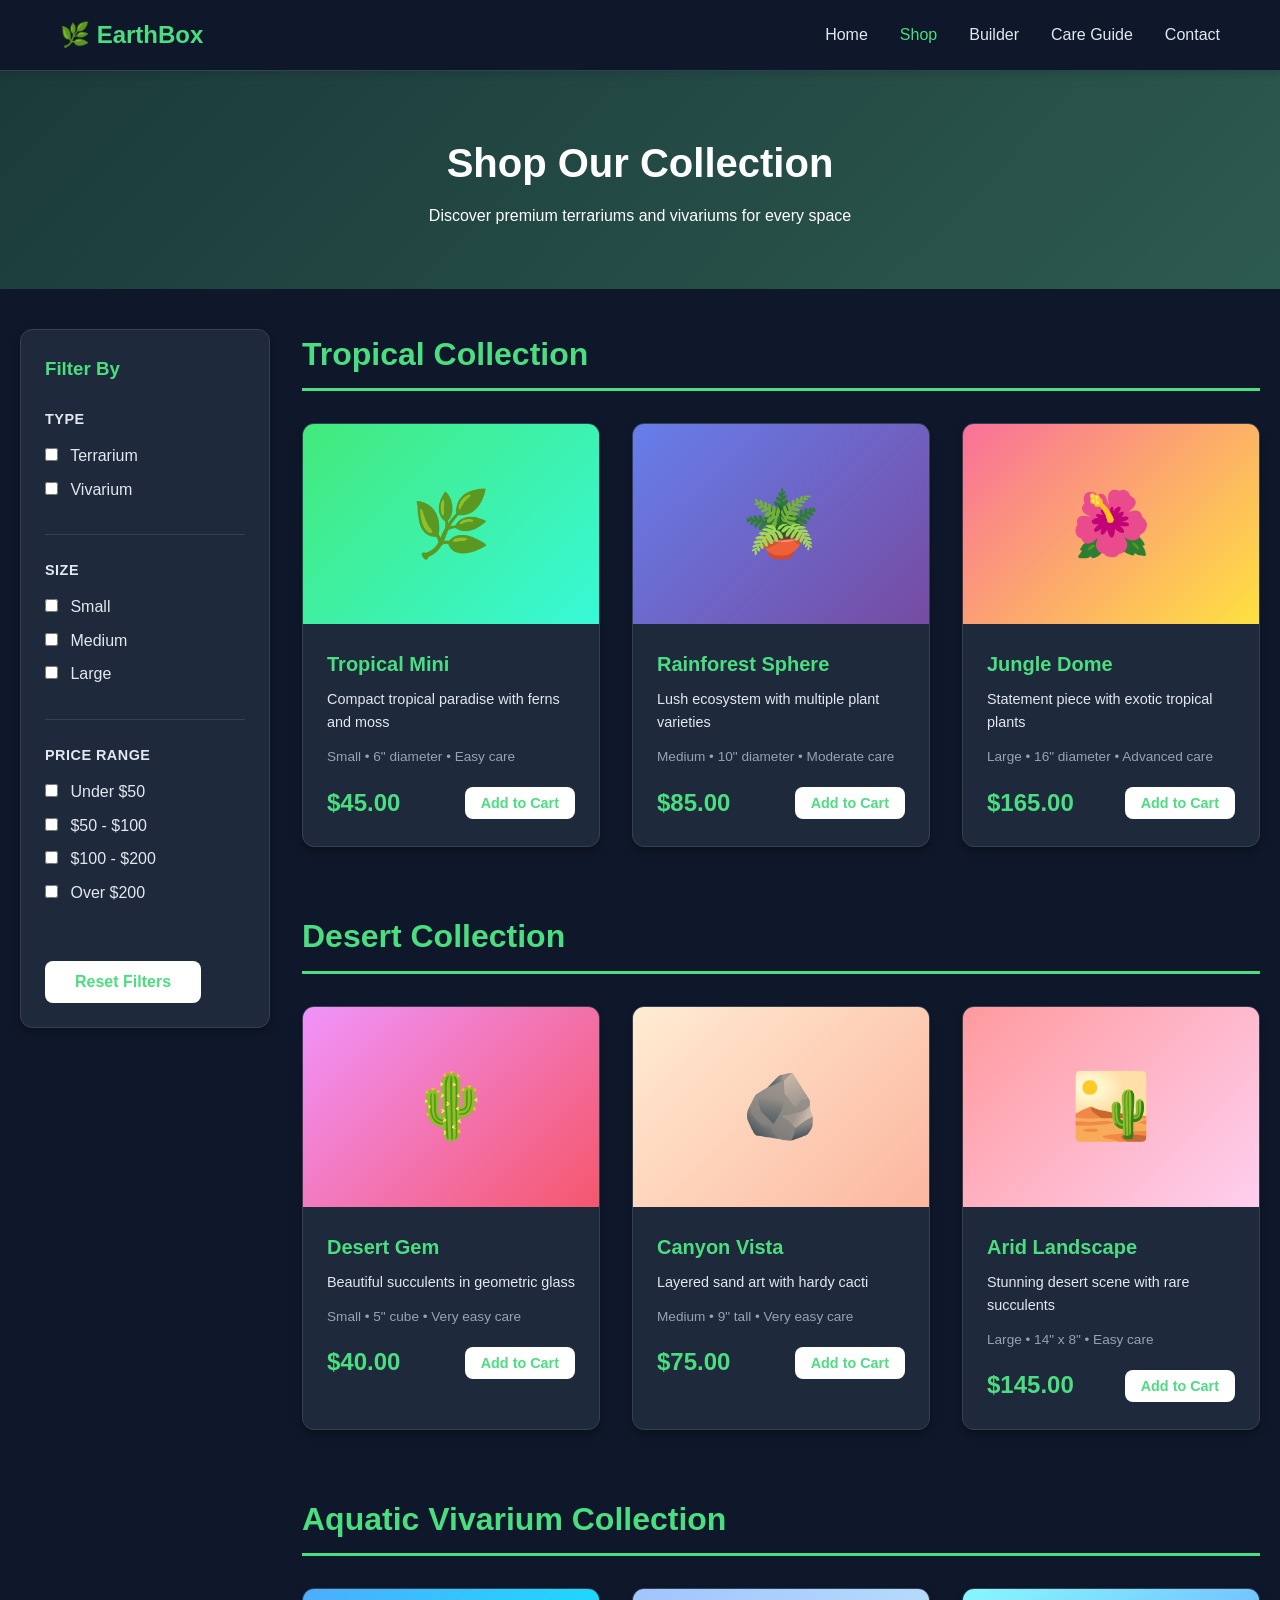
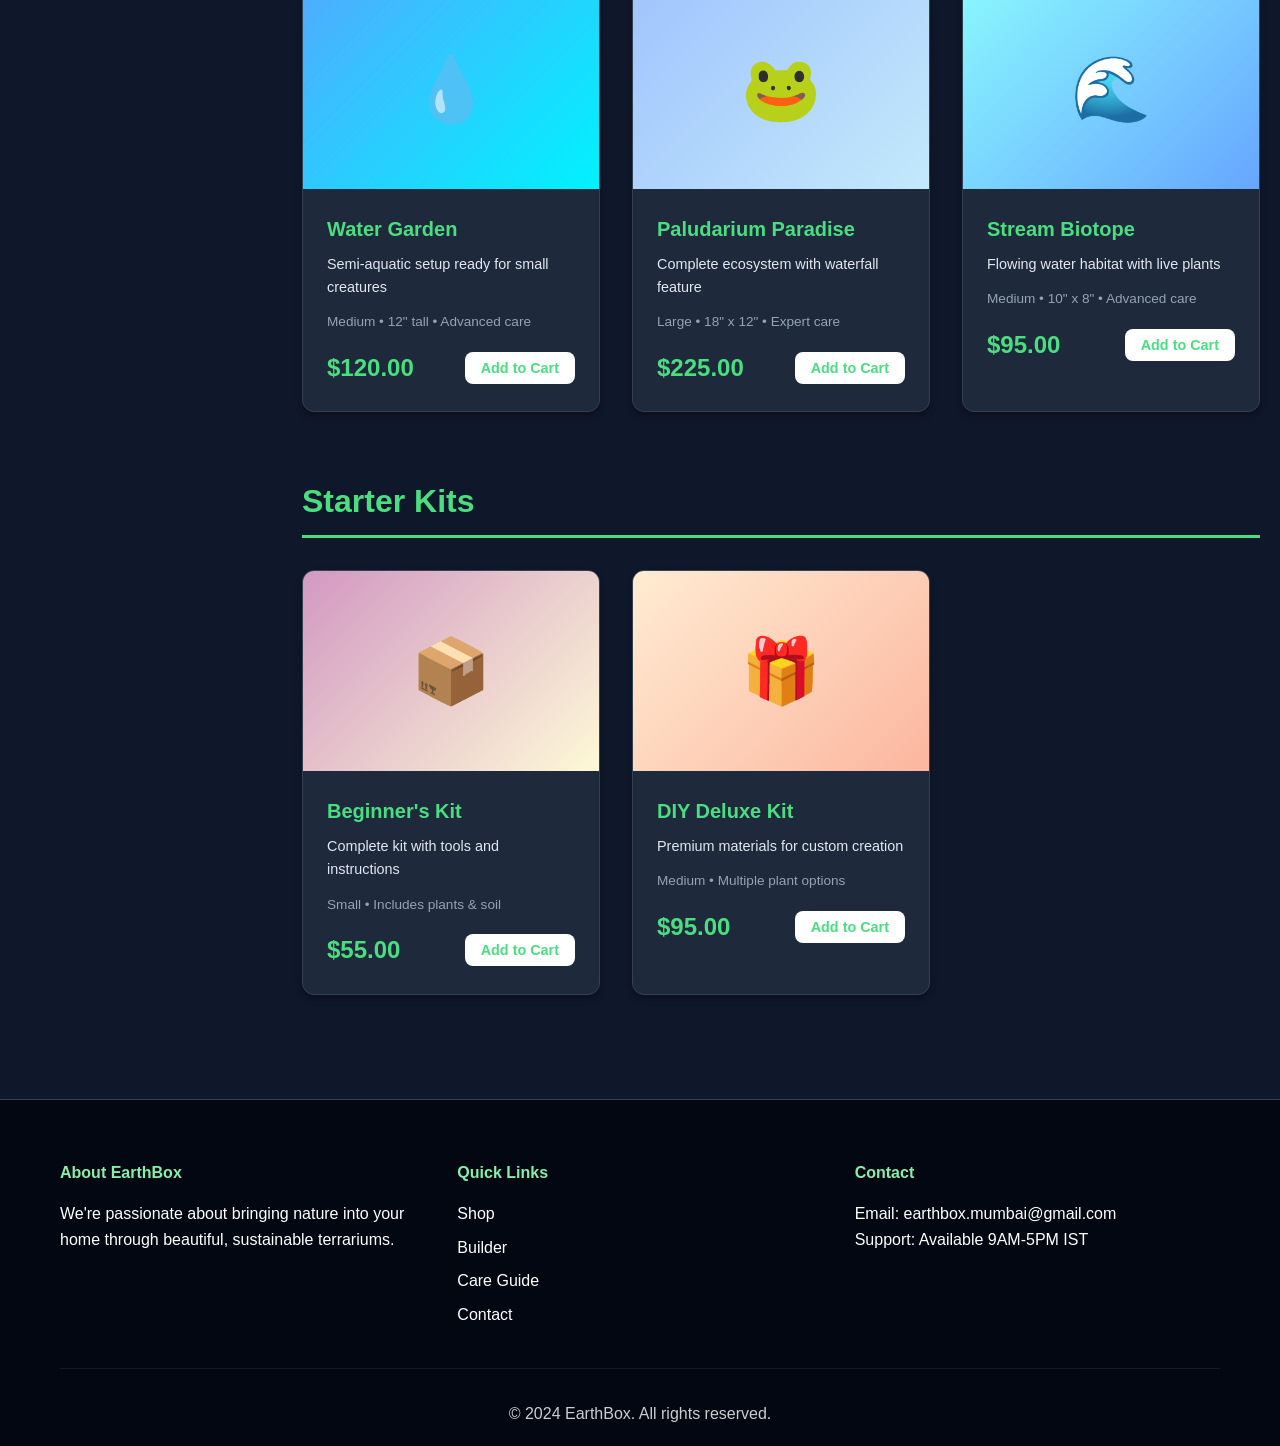
<file: shop.html>
<!DOCTYPE html>
<html lang="en">
<head>
    <meta charset="UTF-8">
    <meta name="viewport" content="width=device-width, initial-scale=1.0">
    <title>Shop - EarthBox</title>
    <link rel="stylesheet" href="css/styles.css">
    <link rel="stylesheet" href="css/shop.css">
</head>
<body>
    <nav class="navbar">
        <div class="nav-container">
            <div class="logo">🌿 EarthBox</div>
            <ul class="nav-menu">
                <li><a href="index.html" class="nav-link">Home</a></li>
                <li><a href="shop.html" class="nav-link active">Shop</a></li>
                <li><a href="builder.html" class="nav-link">Builder</a></li>
                <li><a href="care-guide.html" class="nav-link">Care Guide</a></li>
                <li><a href="contact.html" class="nav-link">Contact</a></li>
            </ul>
            <div class="hamburger">
                <span class="bar"></span>
                <span class="bar"></span>
                <span class="bar"></span>
            </div>
        </div>
    </nav>

    <div class="shop-header">
        <div class="container">
            <h1>Shop Our Collection</h1>
            <p>Discover premium terrariums and vivariums for every space</p>
        </div>
    </div>

    <div class="shop-container">
        <aside class="filters">
            <h3>Filter By</h3>
            <div class="filter-section">
                <h4>Type</h4>
                <label for="filter-terrarium"><input type="checkbox" id="filter-terrarium" value="terrarium" class="filter-type"> Terrarium</label>
                <label for="filter-vivarium"><input type="checkbox" id="filter-vivarium" value="vivarium" class="filter-type"> Vivarium</label>
            </div>
            <div class="filter-section">
                <h4>Size</h4>
                <label for="filter-small"><input type="checkbox" id="filter-small" value="small" class="filter-size"> Small</label>
                <label for="filter-medium"><input type="checkbox" id="filter-medium" value="medium" class="filter-size"> Medium</label>
                <label for="filter-large"><input type="checkbox" id="filter-large" value="large" class="filter-size"> Large</label>
            </div>
            <div class="filter-section">
                <h4>Price Range</h4>
                <label for="filter-under50"><input type="checkbox" id="filter-under50" value="0-50" class="filter-price"> Under $50</label>
                <label for="filter-50-100"><input type="checkbox" id="filter-50-100" value="50-100" class="filter-price"> $50 - $100</label>
                <label for="filter-100-200"><input type="checkbox" id="filter-100-200" value="100-200" class="filter-price"> $100 - $200</label>
                <label for="filter-over200"><input type="checkbox" id="filter-over200" value="200-999" class="filter-price"> Over $200</label>
            </div>
            <button class="btn btn-primary" onclick="resetFilters()">Reset Filters</button>
        </aside>

        <main class="products">
            <div class="products-header">
                <h2 id="tropical">Tropical Collection</h2>
            </div>
            <div class="products-grid">
                <div class="product-card" data-type="terrarium" data-size="small" data-price="45">
                    <div class="product-image" style="background: linear-gradient(135deg, #43e97b 0%, #38f9d7 100%);">🌿</div>
                    <div class="product-info">
                        <h3>Tropical Mini</h3>
                        <p class="product-description">Compact tropical paradise with ferns and moss</p>
                        <p class="product-specs">Small • 6" diameter • Easy care</p>
                        <div class="product-footer">
                            <span class="product-price">$45.00</span>
                            <button class="btn btn-primary btn-sm" onclick="addToCart('Tropical Mini', 45)">Add to Cart</button>
                        </div>
                    </div>
                </div>

                <div class="product-card" data-type="terrarium" data-size="medium" data-price="85">
                    <div class="product-image" style="background: linear-gradient(135deg, #667eea 0%, #764ba2 100%);">🪴</div>
                    <div class="product-info">
                        <h3>Rainforest Sphere</h3>
                        <p class="product-description">Lush ecosystem with multiple plant varieties</p>
                        <p class="product-specs">Medium • 10" diameter • Moderate care</p>
                        <div class="product-footer">
                            <span class="product-price">$85.00</span>
                            <button class="btn btn-primary btn-sm" onclick="addToCart('Rainforest Sphere', 85)">Add to Cart</button>
                        </div>
                    </div>
                </div>

                <div class="product-card" data-type="terrarium" data-size="large" data-price="165">
                    <div class="product-image" style="background: linear-gradient(135deg, #fa709a 0%, #fee140 100%);">🌺</div>
                    <div class="product-info">
                        <h3>Jungle Dome</h3>
                        <p class="product-description">Statement piece with exotic tropical plants</p>
                        <p class="product-specs">Large • 16" diameter • Advanced care</p>
                        <div class="product-footer">
                            <span class="product-price">$165.00</span>
                            <button class="btn btn-primary btn-sm" onclick="addToCart('Jungle Dome', 165)">Add to Cart</button>
                        </div>
                    </div>
                </div>
            </div>

            <div class="products-header">
                <h2 id="desert">Desert Collection</h2>
            </div>
            <div class="products-grid">
                <div class="product-card" data-type="terrarium" data-size="small" data-price="40">
                    <div class="product-image" style="background: linear-gradient(135deg, #f093fb 0%, #f5576c 100%);">🌵</div>
                    <div class="product-info">
                        <h3>Desert Gem</h3>
                        <p class="product-description">Beautiful succulents in geometric glass</p>
                        <p class="product-specs">Small • 5" cube • Very easy care</p>
                        <div class="product-footer">
                            <span class="product-price">$40.00</span>
                            <button class="btn btn-primary btn-sm" onclick="addToCart('Desert Gem', 40)">Add to Cart</button>
                        </div>
                    </div>
                </div>

                <div class="product-card" data-type="terrarium" data-size="medium" data-price="75">
                    <div class="product-image" style="background: linear-gradient(135deg, #ffecd2 0%, #fcb69f 100%);">🪨</div>
                    <div class="product-info">
                        <h3>Canyon Vista</h3>
                        <p class="product-description">Layered sand art with hardy cacti</p>
                        <p class="product-specs">Medium • 9" tall • Very easy care</p>
                        <div class="product-footer">
                            <span class="product-price">$75.00</span>
                            <button class="btn btn-primary btn-sm" onclick="addToCart('Canyon Vista', 75)">Add to Cart</button>
                        </div>
                    </div>
                </div>

                <div class="product-card" data-type="terrarium" data-size="large" data-price="145">
                    <div class="product-image" style="background: linear-gradient(135deg, #ff9a9e 0%, #fecfef 100%);">🏜️</div>
                    <div class="product-info">
                        <h3>Arid Landscape</h3>
                        <p class="product-description">Stunning desert scene with rare succulents</p>
                        <p class="product-specs">Large • 14" x 8" • Easy care</p>
                        <div class="product-footer">
                            <span class="product-price">$145.00</span>
                            <button class="btn btn-primary btn-sm" onclick="addToCart('Arid Landscape', 145)">Add to Cart</button>
                        </div>
                    </div>
                </div>
            </div>

            <div class="products-header">
                <h2 id="aquatic">Aquatic Vivarium Collection</h2>
            </div>
            <div class="products-grid">
                <div class="product-card" data-type="vivarium" data-size="medium" data-price="120">
                    <div class="product-image" style="background: linear-gradient(135deg, #4facfe 0%, #00f2fe 100%);">💧</div>
                    <div class="product-info">
                        <h3>Water Garden</h3>
                        <p class="product-description">Semi-aquatic setup ready for small creatures</p>
                        <p class="product-specs">Medium • 12" tall • Advanced care</p>
                        <div class="product-footer">
                            <span class="product-price">$120.00</span>
                            <button class="btn btn-primary btn-sm" onclick="addToCart('Water Garden', 120)">Add to Cart</button>
                        </div>
                    </div>
                </div>

                <div class="product-card" data-type="vivarium" data-size="large" data-price="225">
                    <div class="product-image" style="background: linear-gradient(135deg, #a1c4fd 0%, #c2e9fb 100%);">🐸</div>
                    <div class="product-info">
                        <h3>Paludarium Paradise</h3>
                        <p class="product-description">Complete ecosystem with waterfall feature</p>
                        <p class="product-specs">Large • 18" x 12" • Expert care</p>
                        <div class="product-footer">
                            <span class="product-price">$225.00</span>
                            <button class="btn btn-primary btn-sm" onclick="addToCart('Paludarium Paradise', 225)">Add to Cart</button>
                        </div>
                    </div>
                </div>

                <div class="product-card" data-type="vivarium" data-size="medium" data-price="95">
                    <div class="product-image" style="background: linear-gradient(135deg, #89f7fe 0%, #66a6ff 100%);">🌊</div>
                    <div class="product-info">
                        <h3>Stream Biotope</h3>
                        <p class="product-description">Flowing water habitat with live plants</p>
                        <p class="product-specs">Medium • 10" x 8" • Advanced care</p>
                        <div class="product-footer">
                            <span class="product-price">$95.00</span>
                            <button class="btn btn-primary btn-sm" onclick="addToCart('Stream Biotope', 95)">Add to Cart</button>
                        </div>
                    </div>
                </div>
            </div>

            <div class="products-header">
                <h2>Starter Kits</h2>
            </div>
            <div class="products-grid">
                <div class="product-card" data-type="terrarium" data-size="small" data-price="55">
                    <div class="product-image" style="background: linear-gradient(135deg, #d299c2 0%, #fef9d7 100%);">📦</div>
                    <div class="product-info">
                        <h3>Beginner's Kit</h3>
                        <p class="product-description">Complete kit with tools and instructions</p>
                        <p class="product-specs">Small • Includes plants & soil</p>
                        <div class="product-footer">
                            <span class="product-price">$55.00</span>
                            <button class="btn btn-primary btn-sm" onclick="addToCart('Beginner Kit', 55)">Add to Cart</button>
                        </div>
                    </div>
                </div>

                <div class="product-card" data-type="terrarium" data-size="medium" data-price="95">
                    <div class="product-image" style="background: linear-gradient(135deg, #ffecd2 0%, #fcb69f 100%);">🎁</div>
                    <div class="product-info">
                        <h3>DIY Deluxe Kit</h3>
                        <p class="product-description">Premium materials for custom creation</p>
                        <p class="product-specs">Medium • Multiple plant options</p>
                        <div class="product-footer">
                            <span class="product-price">$95.00</span>
                            <button class="btn btn-primary btn-sm" onclick="addToCart('DIY Deluxe Kit', 95)">Add to Cart</button>
                        </div>
                    </div>
                </div>
            </div>
        </main>
    </div>

    <div id="cart-notification" class="cart-notification">
        <span id="cart-message"></span>
    </div>

    <footer>
        <div class="container">
            <div class="footer-content">
                <div class="footer-section">
                    <h4>About EarthBox</h4>
                    <p>We're passionate about bringing nature into your home through beautiful, sustainable terrariums.</p>
                </div>
                <div class="footer-section">
                    <h4>Quick Links</h4>
                    <ul>
                        <li><a href="shop.html">Shop</a></li>
                        <li><a href="builder.html">Builder</a></li>
                        <li><a href="care-guide.html">Care Guide</a></li>
                        <li><a href="contact.html">Contact</a></li>
                    </ul>
                </div>
                <div class="footer-section">
                    <h4>Contact</h4>
                    <p>Email: earthbox.mumbai@gmail.com</p>
                    <p>Support: Available 9AM-5PM IST</p>
                </div>
            </div>
            <div class="footer-bottom">
                <p>&copy; 2024 EarthBox. All rights reserved.</p>
            </div>
        </div>
    </footer>

    <script src="js/script.js"></script>
    <script src="shop.js"></script>
</body>
</html>
</file>
<file: css/styles.css>
* {
    margin: 0;
    padding: 0;
    box-sizing: border-box;
}

:root {
    --primary-color: #4ade80;
    --secondary-color: #22c55e;
    --accent-color: #86efac;
    --dark-color: #0f172a;
    --light-color: #1e293b;
    --text-color: #e2e8f0;
    --bg-color: #0f172a;
    --card-bg: #1e293b;
    --border-color: #334155;
    --shadow: 0 4px 6px rgba(0, 0, 0, 0.3);
    --shadow-lg: 0 10px 25px rgba(0, 0, 0, 0.5);
}

body {
    font-family: -apple-system, BlinkMacSystemFont, 'Segoe UI', Roboto, Oxygen, Ubuntu, Cantarell, sans-serif;
    line-height: 1.6;
    color: var(--text-color);
    background-color: var(--bg-color);
}

.container {
    max-width: 1200px;
    margin: 0 auto;
    padding: 0 20px;
}

/* Navbar */
.navbar {
    background-color: var(--dark-color);
    box-shadow: var(--shadow);
    position: sticky;
    top: 0;
    z-index: 1000;
    border-bottom: 1px solid var(--border-color);
}

.nav-container {
    max-width: 1200px;
    margin: 0 auto;
    padding: 1rem 20px;
    display: flex;
    justify-content: space-between;
    align-items: center;
}

.logo {
    font-size: 1.5rem;
    font-weight: bold;
    color: var(--primary-color);
}

.nav-menu {
    display: flex;
    list-style: none;
    gap: 2rem;
}

.nav-link {
    text-decoration: none;
    color: var(--text-color);
    font-weight: 500;
    transition: color 0.3s;
}

.nav-link:hover,
.nav-link.active {
    color: var(--primary-color);
}

.hamburger {
    display: none;
    flex-direction: column;
    cursor: pointer;
}

.bar {
    width: 25px;
    height: 3px;
    background-color: var(--text-color);
    margin: 3px 0;
    transition: 0.3s;
}

/* Hero Section */
.hero {
    background: linear-gradient(135deg, #1a3a3a 0%, #2d5a4f 100%);
    color: white;
    padding: 120px 20px;
    text-align: center;
}

.hero-content h1 {
    font-size: 3rem;
    margin-bottom: 1rem;
    animation: fadeInUp 1s ease;
}

.hero-content p {
    font-size: 1.25rem;
    margin-bottom: 2rem;
    opacity: 0.95;
    animation: fadeInUp 1s ease 0.2s backwards;
}

.hero-buttons {
    display: flex;
    gap: 1rem;
    justify-content: center;
    animation: fadeInUp 1s ease 0.4s backwards;
}

/* Buttons */
.btn {
    display: inline-block;
    padding: 12px 30px;
    text-decoration: none;
    border-radius: 8px;
    font-weight: 600;
    transition: all 0.3s;
    cursor: pointer;
    border: none;
    font-size: 1rem;
}

.btn-primary {
    background-color: white;
    color: var(--primary-color);
}

.btn-primary:hover {
    transform: translateY(-2px);
    box-shadow: var(--shadow-lg);
}

.btn-secondary {
    background-color: transparent;
    color: white;
    border: 2px solid white;
}

.btn-secondary:hover {
    background-color: white;
    color: var(--primary-color);
}

.btn-primary-large {
    background-color: var(--primary-color);
    color: white;
    padding: 15px 40px;
    font-size: 1.1rem;
}

.btn-primary-large:hover {
    background-color: var(--dark-color);
    transform: translateY(-2px);
}

.btn-text {
    color: var(--primary-color);
    padding: 0;
    font-weight: 600;
}

.btn-text:hover {
    text-decoration: underline;
}

/* Features Section */
.features {
    padding: 80px 20px;
    background-color: var(--dark-color);
}

.features h2 {
    text-align: center;
    font-size: 2.5rem;
    margin-bottom: 3rem;
    color: var(--primary-color);
}

.features-grid {
    display: grid;
    grid-template-columns: repeat(auto-fit, minmax(250px, 1fr));
    gap: 2rem;
}

.feature-card {
    background: var(--card-bg);
    padding: 2rem;
    border-radius: 12px;
    text-align: center;
    box-shadow: var(--shadow);
    transition: transform 0.3s;
    border: 1px solid var(--border-color);
}

.feature-card:hover {
    transform: translateY(-5px);
    box-shadow: var(--shadow-lg);
    border-color: var(--primary-color);
    background: linear-gradient(135deg, var(--card-bg) 0%, rgba(74, 222, 128, 0.05) 100%);
}

.feature-icon {
    font-size: 3rem;
    margin-bottom: 1rem;
}

.feature-card h3 {
    margin-bottom: 0.5rem;
    color: var(--dark-color);
}

/* Showcase Section */
.showcase {
    padding: 80px 20px;
}

.showcase h2 {
    text-align: center;
    font-size: 2.5rem;
    margin-bottom: 3rem;
    color: var(--primary-color);
}

.showcase-grid {
    display: grid;
    grid-template-columns: repeat(auto-fit, minmax(300px, 1fr));
    gap: 2rem;
}

.showcase-item {
    background: var(--card-bg);
    border-radius: 12px;
    overflow: hidden;
    box-shadow: var(--shadow);
    transition: transform 0.3s;
    border: 1px solid var(--border-color);
}

.showcase-item:hover {
    transform: translateY(-5px);
    box-shadow: var(--shadow-lg);
    border-color: var(--primary-color);
}

.showcase-image {
    height: 250px;
    display: flex;
    align-items: center;
    justify-content: center;
    color: white;
    font-size: 3rem;
}

.showcase-item h3,
.showcase-item p,
.showcase-item .btn {
    padding: 0 1.5rem;
}

.showcase-item h3 {
    margin-top: 1.5rem;
    color: var(--primary-color);
}

.showcase-item p {
    color: var(--text-color);
    margin: 0.5rem 1.5rem 1rem;
}

.showcase-item .btn {
    margin-bottom: 1.5rem;
}

/* CTA Section */
.cta {
    background: linear-gradient(135deg, #0f172a 0%, #1a3a3a 100%);
    color: white;
    padding: 80px 20px;
    text-align: center;
}

.cta h2 {
    font-size: 2.5rem;
    margin-bottom: 1rem;
    color: var(--primary-color);
}

.cta p {
    font-size: 1.25rem;
    margin-bottom: 2rem;
    opacity: 0.95;
}

/* Footer */
footer {
    background-color: #030712;
    color: white;
    padding: 60px 20px 20px;
    border-top: 1px solid var(--border-color);
}

.footer-content {
    display: grid;
    grid-template-columns: repeat(auto-fit, minmax(250px, 1fr));
    gap: 2rem;
    margin-bottom: 2rem;
}

.footer-section h4 {
    margin-bottom: 1rem;
    color: var(--accent-color);
}

.footer-section ul {
    list-style: none;
}

.footer-section ul li {
    margin-bottom: 0.5rem;
}

.footer-section a {
    color: white;
    text-decoration: none;
    transition: color 0.3s;
}

.footer-section a:hover {
    color: var(--accent-color);
}

.footer-bottom {
    text-align: center;
    padding-top: 2rem;
    border-top: 1px solid rgba(255, 255, 255, 0.1);
    opacity: 0.8;
}

/* Animations */
@keyframes fadeInUp {
    from {
        opacity: 0;
        transform: translateY(30px);
    }
    to {
        opacity: 1;
        transform: translateY(0);
    }
}

/* Responsive */
@media (max-width: 768px) {
    .hamburger {
        display: flex;
    }

    .nav-menu {
        position: fixed;
        left: -100%;
        top: 70px;
        flex-direction: column;
        background-color: var(--dark-color);
        width: 100%;
        text-align: center;
        transition: 0.3s;
        box-shadow: var(--shadow);
        padding: 2rem 0;
        border-bottom: 1px solid var(--border-color);
    }

    .nav-menu.active {
        left: 0;
    }

    .hero-content h1 {
        font-size: 2rem;
    }

    .hero-content p {
        font-size: 1rem;
    }

    .hero-buttons {
        flex-direction: column;
        align-items: center;
    }

    .features h2,
    .showcase h2,
    .cta h2 {
        font-size: 2rem;
    }
}
</file>
<file: css/builder.css>
.builder-container {
    display: grid;
    grid-template-columns: 300px 1fr;
    min-height: calc(100vh - 70px);
}

/* Sidebar */
.builder-sidebar {
    background: var(--card-bg);
    padding: 2rem 1.5rem;
    border-right: 1px solid var(--border-color);
    overflow-y: auto;
}

.progress-section {
    margin-bottom: 2rem;
    padding: 1.5rem;
    background: var(--light-color);
    border-radius: 12px;
    box-shadow: var(--shadow);
    border: 1px solid var(--border-color);
}

.progress-section h3 {
    margin-bottom: 1rem;
    color: var(--primary-color);
}

.progress-bar {
    width: 100%;
    height: 20px;
    background: var(--border-color);
    border-radius: 10px;
    overflow: hidden;
    margin-bottom: 0.5rem;
}

.progress-fill {
    height: 100%;
    background: linear-gradient(90deg, var(--primary-color), var(--secondary-color));
    border-radius: 10px;
    transition: width 0.5s ease;
    width: 0%;
}

.progress-text {
    text-align: center;
    font-weight: 600;
    color: var(--primary-color);
}

.score-display {
    margin-top: 1rem;
    padding-top: 1rem;
    border-top: 1px solid #e0e0e0;
    display: flex;
    justify-content: space-between;
    align-items: center;
}

.score-label {
    font-weight: 600;
    color: var(--text-color);
}

.score-value {
    font-size: 1.5rem;
    font-weight: bold;
    color: var(--primary-color);
}

/* Steps */
.steps-section {
    margin-bottom: 2rem;
}

.steps-section h3 {
    margin-bottom: 1rem;
    color: var(--dark-color);
}

.step {
    display: flex;
    align-items: center;
    padding: 1rem;
    margin-bottom: 0.5rem;
    background: var(--light-color);
    border-radius: 8px;
    cursor: pointer;
    transition: all 0.3s;
    border: 1px solid var(--border-color);
}

.step:hover {
    background: rgba(74, 222, 128, 0.1);
    border-color: var(--primary-color);
}

.step.active {
    background: var(--light-color);
    border-left: 4px solid var(--primary-color);
}

.step.completed .step-number {
    background: var(--primary-color);
    color: white;
}

.step.completed .step-status {
    color: var(--primary-color);
}

.step-number {
    width: 32px;
    height: 32px;
    border-radius: 50%;
    background: var(--border-color);
    display: flex;
    align-items: center;
    justify-content: center;
    font-weight: bold;
    margin-right: 1rem;
    transition: all 0.3s;
    color: var(--text-color);
}

.step-info {
    flex: 1;
}

.step-title {
    font-weight: 600;
    color: var(--text-color);
    margin-bottom: 0.25rem;
}

.step-status {
    font-size: 0.85rem;
    color: #94a3b8;
}

/* Achievements */
.achievements {
    margin-bottom: 2rem;
}

.achievements h3 {
    margin-bottom: 1rem;
    color: var(--dark-color);
}

#achievements-list {
    display: flex;
    flex-direction: column;
    gap: 0.5rem;
}

.achievement {
    padding: 0.75rem 1rem;
    background: var(--light-color);
    border-radius: 8px;
    font-size: 0.9rem;
    transition: all 0.3s;
    border: 1px solid var(--border-color);
    color: var(--text-color);
}

.achievement.locked {
    opacity: 0.4;
}

.achievement.unlocked {
    background: linear-gradient(135deg, var(--accent-color), var(--secondary-color));
    color: white;
    font-weight: 600;
    animation: unlockAchievement 0.5s ease;
}

@keyframes unlockAchievement {
    0% { transform: scale(0.8); opacity: 0; }
    50% { transform: scale(1.1); }
    100% { transform: scale(1); opacity: 1; }
}

/* Main Builder Area */
.builder-main {
    padding: 2rem;
    overflow-y: auto;
    background-color: var(--dark-color);
}

.builder-header {
    text-align: center;
    margin-bottom: 2rem;
}

.builder-header h1 {
    color: var(--primary-color);
    margin-bottom: 0.5rem;
}

.builder-header p {
    color: #94a3b8;
    font-size: 1.1rem;
}

/* Preview Section */
.preview-section {
    display: grid;
    grid-template-columns: 1fr 1fr;
    gap: 2rem;
    margin-bottom: 3rem;
    padding: 2rem;
    background: var(--card-bg);
    border-radius: 12px;
    box-shadow: var(--shadow);
    border: 1px solid var(--border-color);
}

.terrarium-preview {
    position: relative;
    width: 100%;
    aspect-ratio: 1;
    background: linear-gradient(180deg, #1a3a3a 0%, #0f172a 100%);
    border-radius: 12px;
    border: 3px solid var(--primary-color);
    overflow: hidden;
    display: flex;
    align-items: center;
    justify-content: center;
}

.preview-layer {
    position: absolute;
    width: 100%;
    height: 100%;
    display: flex;
    align-items: center;
    justify-content: center;
    font-size: 8rem;
    transition: all 0.5s ease;
}

#container-layer {
    z-index: 10;
}

#base-layer {
    z-index: 20;
    bottom: 5%;
    top: auto;
    height: 25%;
}

#plants-layer {
    z-index: 30;
}

#decoration-layer {
    z-index: 25;
    bottom: 30%;
    top: auto;
    height: 35%;
}

.plants-layer {
    display: flex;
    flex-wrap: wrap;
    align-items: center;
    justify-content: center;
    gap: 1rem;
}

.preview-placeholder {
    position: absolute;
    text-align: center;
    color: #475569;
}

.preview-placeholder span {
    font-size: 3rem;
    display: block;
    margin-bottom: 0.5rem;
}

.terrarium-preview.building .preview-placeholder {
    display: none;
}

.preview-info {
    display: flex;
    flex-direction: column;
}

.preview-info h3 {
    color: var(--primary-color);
    margin-bottom: 1rem;
}

#selection-summary {
    flex: 1;
    padding: 1rem;
    background: var(--light-color);
    border-radius: 8px;
    margin-bottom: 1rem;
    border: 1px solid var(--border-color);
}

.summary-item {
    margin-bottom: 0.75rem;
    padding-bottom: 0.75rem;
    border-bottom: 1px solid var(--border-color);
}

.summary-item:last-child {
    border-bottom: none;
    margin-bottom: 0;
    padding-bottom: 0;
}

.summary-item strong {
    color: var(--primary-color);
    display: block;
    margin-bottom: 0.25rem;
}

.summary-item {
    color: var(--text-color);
}

.empty-summary {
    color: #64748b;
    text-align: center;
    padding: 2rem 0;
}

.price-info {
    display: flex;
    justify-content: space-between;
    align-items: center;
    padding: 1rem;
    background: var(--light-color);
    border-radius: 8px;
    font-size: 1.1rem;
    border: 1px solid var(--border-color);
}

.price-info {
    color: var(--text-color);
}

.price-info .price {
    font-size: 1.5rem;
    font-weight: bold;
    color: var(--primary-color);
}

/* Options Section */
.options-section {
    margin-bottom: 2rem;
}

.options-section h2 {
    color: var(--primary-color);
    margin-bottom: 0.5rem;
    text-align: center;
    margin-top: 1.5rem;
}

.options-section #options-subtitle {
    text-align: center;
    color: #94a3b8;
    margin-bottom: 2rem;
    font-size: 1rem;
    font-weight: 500;
}

.options-grid {
    display: grid;
    grid-template-columns: repeat(auto-fill, minmax(250px, 1fr));
    gap: 1.5rem;
    margin-bottom: 2rem;
}

.option-card {
    background: var(--card-bg);
    padding: 1.5rem;
    border-radius: 12px;
    box-shadow: var(--shadow);
    text-align: center;
    transition: all 0.3s;
    border: 2px solid var(--border-color);
}

.option-card:hover {
    transform: translateY(-3px);
    box-shadow: var(--shadow-lg);
    border-color: var(--primary-color);
    background: linear-gradient(135deg, var(--card-bg) 0%, rgba(74, 222, 128, 0.05) 100%);
}

.option-card.selected {
    border-color: var(--primary-color);
    background: linear-gradient(135deg, var(--card-bg) 0%, rgba(74, 222, 128, 0.1) 100%);
}

.option-image {
    font-size: 4rem;
    margin-bottom: 1rem;
}

.option-card h3 {
    color: var(--primary-color);
    margin-bottom: 0.5rem;
}

.option-card p {
    color: #94a3b8;
    font-size: 0.9rem;
    margin-bottom: 1rem;
}

.option-price {
    display: block;
    font-weight: bold;
    color: var(--primary-color);
    margin-bottom: 1rem;
}

.btn-select {
    width: 100%;
}

.navigation-buttons {
    display: flex;
    justify-content: space-between;
    gap: 1rem;
    max-width: 600px;
    margin: 0 auto;
}

.navigation-buttons.navigation-top {
    justify-content: center;
    margin-bottom: 2rem;
    padding: 1.5rem;
    background: linear-gradient(135deg, var(--light-color) 0%, rgba(74, 222, 128, 0.05) 100%);
    border-radius: 12px;
    box-shadow: var(--shadow);
    border: 1px solid var(--border-color);
}

.navigation-buttons.navigation-top .btn {
    min-width: 150px;
}

.navigation-buttons .btn {
    flex: 1;
}

/* Modal */
.modal {
    display: none;
    position: fixed;
    top: 0;
    left: 0;
    width: 100%;
    height: 100%;
    background: rgba(0, 0, 0, 0.8);
    z-index: 2000;
    align-items: center;
    justify-content: center;
}

.modal.show {
    display: flex;
}

.modal-content {
    background: var(--card-bg);
    padding: 3rem;
    border-radius: 16px;
    max-width: 500px;
    width: 90%;
    text-align: center;
    animation: modalAppear 0.3s ease;
    border: 1px solid var(--border-color);
}

@keyframes modalAppear {
    from {
        opacity: 0;
        transform: scale(0.8);
    }
    to {
        opacity: 1;
        transform: scale(1);
    }
}

.modal-content h2 {
    color: var(--primary-color);
    margin-bottom: 1rem;
}

.final-score {
    font-size: 2rem;
    font-weight: bold;
    color: var(--primary-color);
    margin: 1.5rem 0;
    padding: 1rem;
    background: var(--light-color);
    border-radius: 8px;
    border: 1px solid var(--border-color);
}

.modal-summary {
    text-align: left;
    margin: 1.5rem 0;
    padding: 1.5rem;
    background: var(--light-color);
    border-radius: 8px;
    border: 1px solid var(--border-color);
    color: var(--text-color);
}

.modal-price {
    font-size: 1.5rem;
    font-weight: bold;
    margin: 1.5rem 0;
    padding: 1rem;
    background: var(--light-color);
    border-radius: 8px;
    display: flex;
    justify-content: space-between;
    align-items: center;
    border: 1px solid var(--border-color);
    color: var(--text-color);
}

.modal-buttons {
    display: flex;
    gap: 1rem;
    margin-top: 2rem;
}

.modal-buttons .btn {
    flex: 1;
}

/* Responsive */
@media (max-width: 1024px) {
    .builder-container {
        grid-template-columns: 250px 1fr;
    }

    .preview-section {
        grid-template-columns: 1fr;
    }

    .navigation-buttons.navigation-top {
        flex-direction: row;
        gap: 1rem;
    }
}

@media (max-width: 768px) {
    .builder-container {
        grid-template-columns: 1fr;
    }

    .builder-sidebar {
        border-right: none;
        border-bottom: 1px solid #e0e0e0;
    }

    .preview-layer {
        font-size: 5rem;
    }

    .options-grid {
        grid-template-columns: 1fr;
    }

    .navigation-buttons {
        flex-direction: column;
    }

    .navigation-buttons.navigation-top {
        flex-direction: column;
        gap: 0.75rem;
    }

    .navigation-buttons.navigation-top .btn {
        min-width: auto;
        width: 100%;
    }
}
</file>
<file: css/shop.css>
.shop-header {
    background: linear-gradient(135deg, #1a3a3a 0%, #2d5a4f 100%);
    color: white;
    padding: 60px 20px;
    text-align: center;
}

.shop-header h1 {
    font-size: 2.5rem;
    margin-bottom: 0.5rem;
}

.shop-container {
    max-width: 1400px;
    margin: 0 auto;
    padding: 40px 20px;
    display: grid;
    grid-template-columns: 250px 1fr;
    gap: 2rem;
}

/* Filters */
.filters {
    background: var(--card-bg);
    padding: 1.5rem;
    border-radius: 12px;
    box-shadow: var(--shadow);
    height: fit-content;
    position: sticky;
    top: 90px;
    border: 1px solid var(--border-color);
}

.filters h3 {
    margin-bottom: 1.5rem;
    color: var(--primary-color);
}

.filter-section {
    margin-bottom: 1.5rem;
    padding-bottom: 1.5rem;
    border-bottom: 1px solid var(--border-color);
}

.filter-section:last-of-type {
    border-bottom: none;
}

.filter-section h4 {
    margin-bottom: 0.75rem;
    color: var(--text-color);
    font-size: 0.9rem;
    text-transform: uppercase;
    letter-spacing: 0.5px;
}

.filter-section label {
    display: block;
    margin-bottom: 0.5rem;
    cursor: pointer;
    transition: color 0.3s;
    color: var(--text-color);
}

.filter-section label:hover {
    color: var(--primary-color);
}

.filter-section input[type="checkbox"] {
    margin-right: 0.5rem;
    cursor: pointer;
}

/* Products */
.products {
    min-height: 500px;
}

.products-header {
    margin-bottom: 2rem;
}

.products-header h2 {
    color: var(--primary-color);
    font-size: 2rem;
    padding-bottom: 0.5rem;
    border-bottom: 3px solid var(--primary-color);
}

.products-grid {
    display: grid;
    grid-template-columns: repeat(auto-fill, minmax(280px, 1fr));
    gap: 2rem;
    margin-bottom: 4rem;
}

.product-card {
    background: var(--card-bg);
    border-radius: 12px;
    overflow: hidden;
    box-shadow: var(--shadow);
    transition: all 0.3s;
    border: 1px solid var(--border-color);
}

.product-card:hover {
    transform: translateY(-5px);
    box-shadow: var(--shadow-lg);
    border-color: var(--primary-color);
    background: linear-gradient(135deg, var(--card-bg) 0%, rgba(74, 222, 128, 0.05) 100%);
}

.product-image {
    height: 200px;
    display: flex;
    align-items: center;
    justify-content: center;
    font-size: 4rem;
    color: white;
}

.product-info {
    padding: 1.5rem;
}

.product-info h3 {
    color: var(--primary-color);
    margin-bottom: 0.5rem;
    font-size: 1.25rem;
}

.product-description {
    color: var(--text-color);
    margin-bottom: 0.75rem;
    font-size: 0.9rem;
}

.product-specs {
    color: #94a3b8;
    font-size: 0.85rem;
    margin-bottom: 1rem;
}

.product-footer {
    display: flex;
    justify-content: space-between;
    align-items: center;
}

.product-price {
    font-size: 1.5rem;
    font-weight: bold;
    color: var(--primary-color);
}

.btn-sm {
    padding: 8px 16px;
    font-size: 0.9rem;
}

/* Cart Notification */
.cart-notification {
    position: fixed;
    bottom: 20px;
    right: 20px;
    background-color: var(--primary-color);
    color: var(--dark-color);
    padding: 1rem 1.5rem;
    border-radius: 8px;
    box-shadow: var(--shadow-lg);
    transform: translateY(100px);
    opacity: 0;
    transition: all 0.3s;
    z-index: 1000;
}

.cart-notification.show {
    transform: translateY(0);
    opacity: 1;
}

/* Responsive */
@media (max-width: 1024px) {
    .shop-container {
        grid-template-columns: 200px 1fr;
    }
}

@media (max-width: 768px) {
    .shop-container {
        grid-template-columns: 1fr;
    }

    .filters {
        position: relative;
        top: 0;
    }

    .products-grid {
        grid-template-columns: repeat(auto-fill, minmax(250px, 1fr));
        gap: 1.5rem;
    }

    .shop-header h1 {
        font-size: 2rem;
    }
}
</file>
